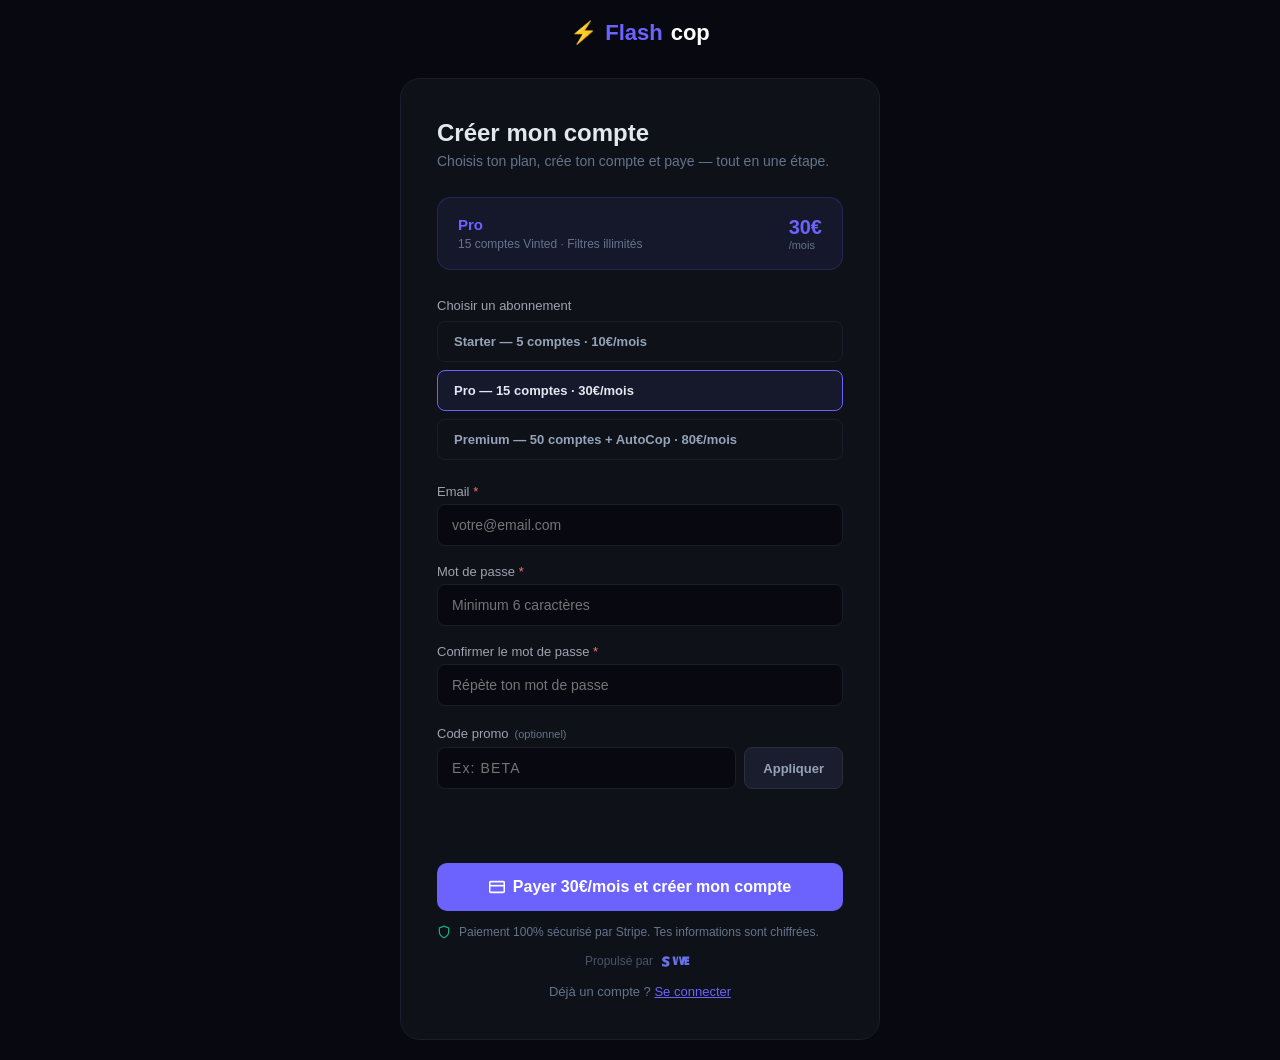
<file: frontend/inscription.html>
<!DOCTYPE html>
<html lang="fr">
<head>
  <meta charset="UTF-8"/>
  <meta name="viewport" content="width=device-width, initial-scale=1.0"/>
  <title>S'inscrire — Flashcop</title>
  <style>
    *{box-sizing:border-box;margin:0;padding:0}
    body{background:#080910;min-height:100vh;display:flex;align-items:center;justify-content:center;font-family:-apple-system,BlinkMacSystemFont,'Segoe UI',sans-serif;padding:20px}
    .container{width:100%;max-width:480px}
    .logo{display:flex;align-items:center;gap:8px;font-size:22px;font-weight:900;color:#fff;justify-content:center;margin-bottom:32px;text-decoration:none}
    .logo span{color:#6c63ff}
    .box{background:#0f1119;border:1px solid #1a1d2e;border-radius:20px;padding:40px 36px}
    h1{font-size:24px;font-weight:800;color:#e2e8f0;margin-bottom:6px}
    .sub{color:#64748b;font-size:14px;margin-bottom:28px}

    /* Plan summary */
    .plan-card{border-radius:14px;padding:18px 20px;margin-bottom:28px;display:flex;align-items:center;justify-content:space-between;gap:12px}
    .plan-card.starter{background:rgba(56,189,248,.08);border:1px solid rgba(56,189,248,.2)}
    .plan-card.pro{background:rgba(108,99,255,.08);border:1px solid rgba(108,99,255,.2)}
    .plan-card.premium{background:rgba(245,158,11,.08);border:1px solid rgba(245,158,11,.2)}
    .plan-name{font-size:15px;font-weight:700}
    .plan-name.starter{color:#38bdf8}
    .plan-name.pro{color:#6c63ff}
    .plan-name.premium{color:#f59e0b}
    .plan-features{font-size:12px;color:#64748b;margin-top:4px}
    .plan-price{font-size:20px;font-weight:900;white-space:nowrap}
    .plan-price.starter{color:#38bdf8}
    .plan-price.pro{color:#6c63ff}
    .plan-price.premium{color:#f59e0b}
    .plan-per{font-size:11px;font-weight:400;color:#64748b}

    label{display:block;color:#9ca3af;font-size:13px;margin-bottom:5px;margin-top:18px}
    input{width:100%;padding:12px 14px;background:#080910;border:1px solid #1a1d2e;border-radius:8px;color:#e2e8f0;font-size:14px;outline:none;transition:.15s}
    input:focus{border-color:#6c63ff}

    .divider{border:none;border-top:1px solid #1a1d2e;margin:24px 0}

    .secure-note{display:flex;align-items:center;gap:8px;font-size:12px;color:#64748b;margin-top:14px}
    .secure-note svg{flex-shrink:0;color:#10b981}

    .error{color:#f87171;font-size:13px;margin-top:10px;text-align:center;min-height:18px}

    .btn-pay{width:100%;margin-top:20px;padding:15px;background:#6c63ff;color:#fff;border:none;border-radius:10px;font-size:16px;font-weight:800;cursor:pointer;transition:.15s;display:flex;align-items:center;justify-content:center;gap:8px}
    .btn-pay:hover{background:#5750e3;transform:translateY(-1px)}
    .btn-pay:disabled{opacity:.5;cursor:not-allowed;transform:none}
    .btn-pay.starter{background:#38bdf8;color:#000}
    .btn-pay.starter:hover{background:#0ea5e9}
    .btn-pay.premium{background:linear-gradient(135deg,#f59e0b,#e67e22);color:#000}
    .btn-pay.premium:hover{filter:brightness(1.1)}

    .footer-link{text-align:center;margin-top:16px;font-size:13px;color:#64748b}
    .footer-link a{color:#6c63ff}

    .stripe-badge{display:flex;align-items:center;justify-content:center;gap:6px;margin-top:14px;font-size:12px;color:#475569}
    .stripe-badge svg{width:36px;height:15px}
  </style>
</head>
<body>
<div class="container">
  <a href="/" class="logo">⚡ <span>Flash</span>cop</a>
  <div class="box">
    <h1>Créer mon compte</h1>
    <p class="sub">Choisis ton plan, crée ton compte et paye — tout en une étape.</p>

    <!-- Plan summary (filled by JS) -->
    <div class="plan-card" id="plan-card">
      <div>
        <div class="plan-name" id="plan-name">—</div>
        <div class="plan-features" id="plan-features">—</div>
      </div>
      <div>
        <div class="plan-price" id="plan-price">—</div>
        <div class="plan-per">/mois</div>
      </div>
    </div>

    <!-- Plan picker (if no plan in URL) -->
    <div id="plan-picker" style="display:none;margin-bottom:24px">
      <label style="margin-top:0">Choisir un abonnement</label>
      <div style="display:grid;gap:8px;margin-top:8px">
        <button class="plan-pick-btn" data-plan="starter" onclick="selectPlan('starter')">Starter — 5 comptes · 10€/mois</button>
        <button class="plan-pick-btn" data-plan="pro" onclick="selectPlan('pro')">Pro — 15 comptes · 30€/mois</button>
        <button class="plan-pick-btn active" data-plan="premium" onclick="selectPlan('premium')">Premium — 50 comptes + AutoCop · 80€/mois</button>
      </div>
    </div>

    <label>Email <span style="color:#f87171">*</span></label>
    <input type="email" id="email" placeholder="votre@email.com" autocomplete="email"/>

    <label>Mot de passe <span style="color:#f87171">*</span></label>
    <input type="password" id="password" placeholder="Minimum 6 caractères" autocomplete="new-password"/>

    <label>Confirmer le mot de passe <span style="color:#f87171">*</span></label>
    <input type="password" id="password2" placeholder="Répète ton mot de passe"/>

    <!-- Promo code -->
    <div style="margin-top:20px">
      <label style="margin-top:0;display:flex;align-items:center;gap:6px">
        Code promo
        <span style="color:#64748b;font-weight:400;font-size:11px">(optionnel)</span>
      </label>
      <div style="display:flex;gap:8px;margin-top:6px">
        <input type="text" id="promo-input" placeholder="Ex: BETA" autocomplete="off"
          oninput="this.value=this.value.toUpperCase()"
          style="flex:1;letter-spacing:.08em"/>
        <button type="button" id="promo-btn" onclick="applyPromo()"
          style="padding:0 18px;background:#1a1d2e;border:1px solid #2a2d3e;border-radius:8px;color:#94a3b8;font-size:13px;font-weight:600;cursor:pointer;white-space:nowrap;transition:.15s;flex-shrink:0">
          Appliquer
        </button>
      </div>
      <div id="promo-result" style="margin-top:8px;font-size:13px;min-height:18px"></div>
    </div>

    <div class="error" id="err"></div>

    <button class="btn-pay" id="btn-pay" onclick="startPayment()">
      <svg width="16" height="16" viewBox="0 0 24 24" fill="none" stroke="currentColor" stroke-width="2.5"><rect x="1" y="4" width="22" height="16" rx="2"/><line x1="1" y1="10" x2="23" y2="10"/></svg>
      <span id="btn-label">Payer et créer mon compte</span>
    </button>

    <div class="secure-note" id="secure-note">
      <svg width="14" height="14" viewBox="0 0 24 24" fill="none" stroke="currentColor" stroke-width="2"><path d="M12 22s8-4 8-10V5l-8-3-8 3v7c0 6 8 10 8 10z"/></svg>
      Paiement 100% sécurisé par Stripe. Tes informations sont chiffrées.
    </div>

    <div class="stripe-badge">
      Propulsé par
      <svg viewBox="0 0 60 25" fill="none" xmlns="http://www.w3.org/2000/svg">
        <path d="M10.4 10.6c0-.8.7-1.1 1.8-1.1 1.6 0 3.6.5 5.2 1.4V6.5C15.7 5.8 13.9 5.5 12 5.5 8 5.5 5.3 7.6 5.3 11c0 5.3 7.3 4.5 7.3 6.8 0 .9-.8 1.2-2 1.2-1.7 0-3.9-.7-5.6-1.7v4.5c1.9.8 3.8 1.2 5.6 1.2 4.1 0 6.9-2 6.9-5.5-.1-5.8-7.1-4.7-7.1-6.9zM32.3 5.8l-2.8 14.4h-4.3l-2.8-14.4h4.4l1.5 9.7 1.5-9.7h2.5zM37.4 5.8H33l3 14.4h4.5l3-14.4h-4.5l-1.3 7.8-1.3-7.8zM50.4 5.8h-8v14.4h8v-3.7h-4v-2.1h3.7v-3.5H46.4V9.5h4V5.8z" fill="#6772e5"/>
      </svg>
    </div>

    <div class="footer-link">Déjà un compte ? <a href="/login.html">Se connecter</a></div>
  </div>
</div>

<style>
.plan-pick-btn{width:100%;padding:12px 16px;background:#0f1119;border:1px solid #1a1d2e;border-radius:8px;color:#94a3b8;font-size:13px;font-weight:600;cursor:pointer;text-align:left;transition:.15s}
.plan-pick-btn:hover,.plan-pick-btn.active{border-color:#6c63ff;color:#e2e8f0;background:rgba(108,99,255,.08)}
</style>

<script>
const PLANS = {
  starter: { name:'Starter', price:'10€', features:'5 comptes Vinted · Filtres illimités', color:'starter' },
  pro:     { name:'Pro',     price:'30€', features:'15 comptes Vinted · Filtres illimités', color:'pro' },
  premium: { name:'Premium', price:'80€', features:'50 comptes Vinted · AutoCop · Filtres illimités', color:'premium' },
};

let appliedPromo = null; // { code, discount_percent, plan, free, description }

let currentPlan = new URLSearchParams(window.location.search).get('plan') || '';

function selectPlan(p) {
  currentPlan = p;
  document.querySelectorAll('.plan-pick-btn').forEach(b => b.classList.toggle('active', b.dataset.plan === p));
  renderPlanCard();
}

function renderPlanCard() {
  const p = PLANS[currentPlan];
  if (!p) return;
  const card = document.getElementById('plan-card');
  card.className = 'plan-card ' + p.color;
  document.getElementById('plan-name').className = 'plan-name ' + p.color;
  document.getElementById('plan-name').textContent = p.name;
  document.getElementById('plan-features').textContent = p.features;
  document.getElementById('plan-price').className = 'plan-price ' + p.color;
  document.getElementById('plan-price').textContent = p.price;
  document.getElementById('btn-pay').className = 'btn-pay ' + p.color;
  document.getElementById('btn-label').textContent = `Payer ${p.price}/mois et créer mon compte`;
}

// Init
if (currentPlan && PLANS[currentPlan]) {
  document.getElementById('plan-picker').style.display = 'none';
  renderPlanCard();
} else {
  document.getElementById('plan-picker').style.display = 'block';
  document.getElementById('plan-card').style.display = 'none';
  currentPlan = 'pro';
  selectPlan('pro');
  document.getElementById('plan-card').style.display = 'flex';
}

// Pre-fill email from URL if present
const urlEmail = new URLSearchParams(window.location.search).get('email');
if (urlEmail) document.getElementById('email').value = urlEmail;

async function applyPromo() {
  const code = document.getElementById('promo-input').value.trim().toUpperCase();
  const resultEl = document.getElementById('promo-result');
  const btn = document.getElementById('promo-btn');
  if (!code) { resultEl.innerHTML = '<span style="color:#f87171">Saisis un code promo.</span>'; return; }

  btn.disabled = true;
  btn.textContent = '…';
  resultEl.textContent = '';

  try {
    const r = await fetch('/api/payment/apply-promo', {
      method: 'POST',
      headers: { 'Content-Type': 'application/json' },
      body: JSON.stringify({ code, plan: currentPlan || 'pro' }),
    });
    const data = await r.json();

    if (!r.ok) {
      resultEl.innerHTML = `<span style="color:#f87171">❌ ${data.detail || 'Code invalide'}</span>`;
      appliedPromo = null;
      _resetPayButton();
      return;
    }

    appliedPromo = data;

    if (data.free) {
      // 100% off — no payment needed
      resultEl.innerHTML = `<span style="color:#10b981">✅ Code <b>${data.code}</b> appliqué — accès <b>gratuit</b> ! ${data.description ? '(' + data.description + ')' : ''}</span>`;
      const btn = document.getElementById('btn-pay');
      btn.style.background = '#10b981';
      btn.style.color = '#fff';
      document.getElementById('btn-label').textContent = 'Créer mon compte gratuitement →';
      document.getElementById('secure-note').style.display = 'none';
      document.querySelector('.stripe-badge').style.display = 'none';
    } else {
      // Partial discount
      resultEl.innerHTML = `<span style="color:#10b981">✅ Code <b>${data.code}</b> — ${data.discount_percent}% de réduction (${data.final_price}€/mois)</span>`;
      document.getElementById('btn-label').textContent = `Payer ${data.final_price}€/mois et créer mon compte`;
    }
  } catch(e) {
    resultEl.innerHTML = `<span style="color:#f87171">Erreur : ${e.message}</span>`;
    appliedPromo = null;
  } finally {
    btn.disabled = false;
    btn.textContent = 'Appliquer';
  }
}

function _resetPayButton() {
  const p = PLANS[currentPlan];
  if (!p) return;
  const btn = document.getElementById('btn-pay');
  btn.style.background = '';
  btn.style.color = '';
  document.getElementById('btn-label').textContent = `Payer ${p.price}/mois et créer mon compte`;
  document.getElementById('secure-note').style.display = '';
  document.querySelector('.stripe-badge').style.display = '';
}

async function startPayment() {
  const email = document.getElementById('email').value.trim();
  const pw = document.getElementById('password').value;
  const pw2 = document.getElementById('password2').value;
  const errEl = document.getElementById('err');
  const btn = document.getElementById('btn-pay');
  errEl.textContent = '';

  if (!currentPlan || !PLANS[currentPlan]) { errEl.textContent = 'Choisis un abonnement.'; return; }
  if (!email) { errEl.textContent = 'Entre ton adresse email.'; return; }
  if (!/^[^\s@]+@[^\s@]+\.[^\s@]+$/.test(email)) { errEl.textContent = 'Adresse email invalide.'; return; }
  if (pw.length < 6) { errEl.textContent = 'Mot de passe trop court (min 6 caractères).'; return; }
  if (pw !== pw2) { errEl.textContent = 'Les mots de passe ne correspondent pas.'; return; }

  btn.disabled = true;

  // ── Promo 100% off → skip Stripe entirely ─────────────────────────────────
  if (appliedPromo && appliedPromo.free) {
    document.getElementById('btn-label').textContent = 'Création du compte…';
    try {
      const r = await fetch('/api/payment/register-with-promo', {
        method: 'POST',
        headers: { 'Content-Type': 'application/json' },
        body: JSON.stringify({ code: appliedPromo.code, email, password: pw, plan: currentPlan }),
      });
      const data = await r.json();
      if (!r.ok) { errEl.textContent = data.detail || 'Erreur inscription'; btn.disabled = false; _resetPayButton(); return; }
      localStorage.setItem('vbot_token', data.token);
      localStorage.setItem('vbot_user', JSON.stringify(data.user));
      window.location.href = '/app';
      return;
    } catch(e) {
      errEl.textContent = 'Erreur serveur : ' + e.message;
      btn.disabled = false;
      _resetPayButton();
      return;
    }
  }

  // ── Normal Stripe flow ─────────────────────────────────────────────────────
  document.getElementById('btn-label').textContent = 'Redirection vers Stripe…';
  sessionStorage.setItem('fc_signup', JSON.stringify({ email, password: pw, plan: currentPlan }));

  try {
    const r = await fetch('/api/payment/checkout', {
      method: 'POST',
      headers: { 'Content-Type': 'application/json' },
      body: JSON.stringify({ plan: currentPlan, customer_email: email }),
    });
    const data = await r.json();
    if (data.url) {
      window.location.href = data.url;
    } else {
      await _createAccountDirectly();
    }
  } catch {
    await _createAccountDirectly();
  }
}

async function _createAccountDirectly() {
  // Dev/demo mode: no Stripe, create account with free plan
  const email = document.getElementById('email').value.trim();
  const pw = document.getElementById('password').value;
  const errEl = document.getElementById('err');
  try {
    const r = await fetch('/api/auth/register', {
      method: 'POST',
      headers: { 'Content-Type': 'application/json' },
      body: JSON.stringify({ email, password: pw, license_key: '' }),
    });
    const data = await r.json();
    if (!r.ok) { errEl.textContent = data.detail || 'Erreur inscription'; return; }
    sessionStorage.removeItem('fc_signup');
    localStorage.setItem('vbot_token', data.token);
    localStorage.setItem('vbot_user', JSON.stringify(data.user));
    window.location.href = '/app';
  } catch(e) {
    errEl.textContent = 'Erreur serveur : ' + e.message;
  } finally {
    document.getElementById('btn-pay').disabled = false;
    document.getElementById('btn-label').textContent = 'Payer et créer mon compte';
  }
}

document.addEventListener('keydown', e => { if (e.key === 'Enter') startPayment(); });
</script>
</body>
</html>
</file>
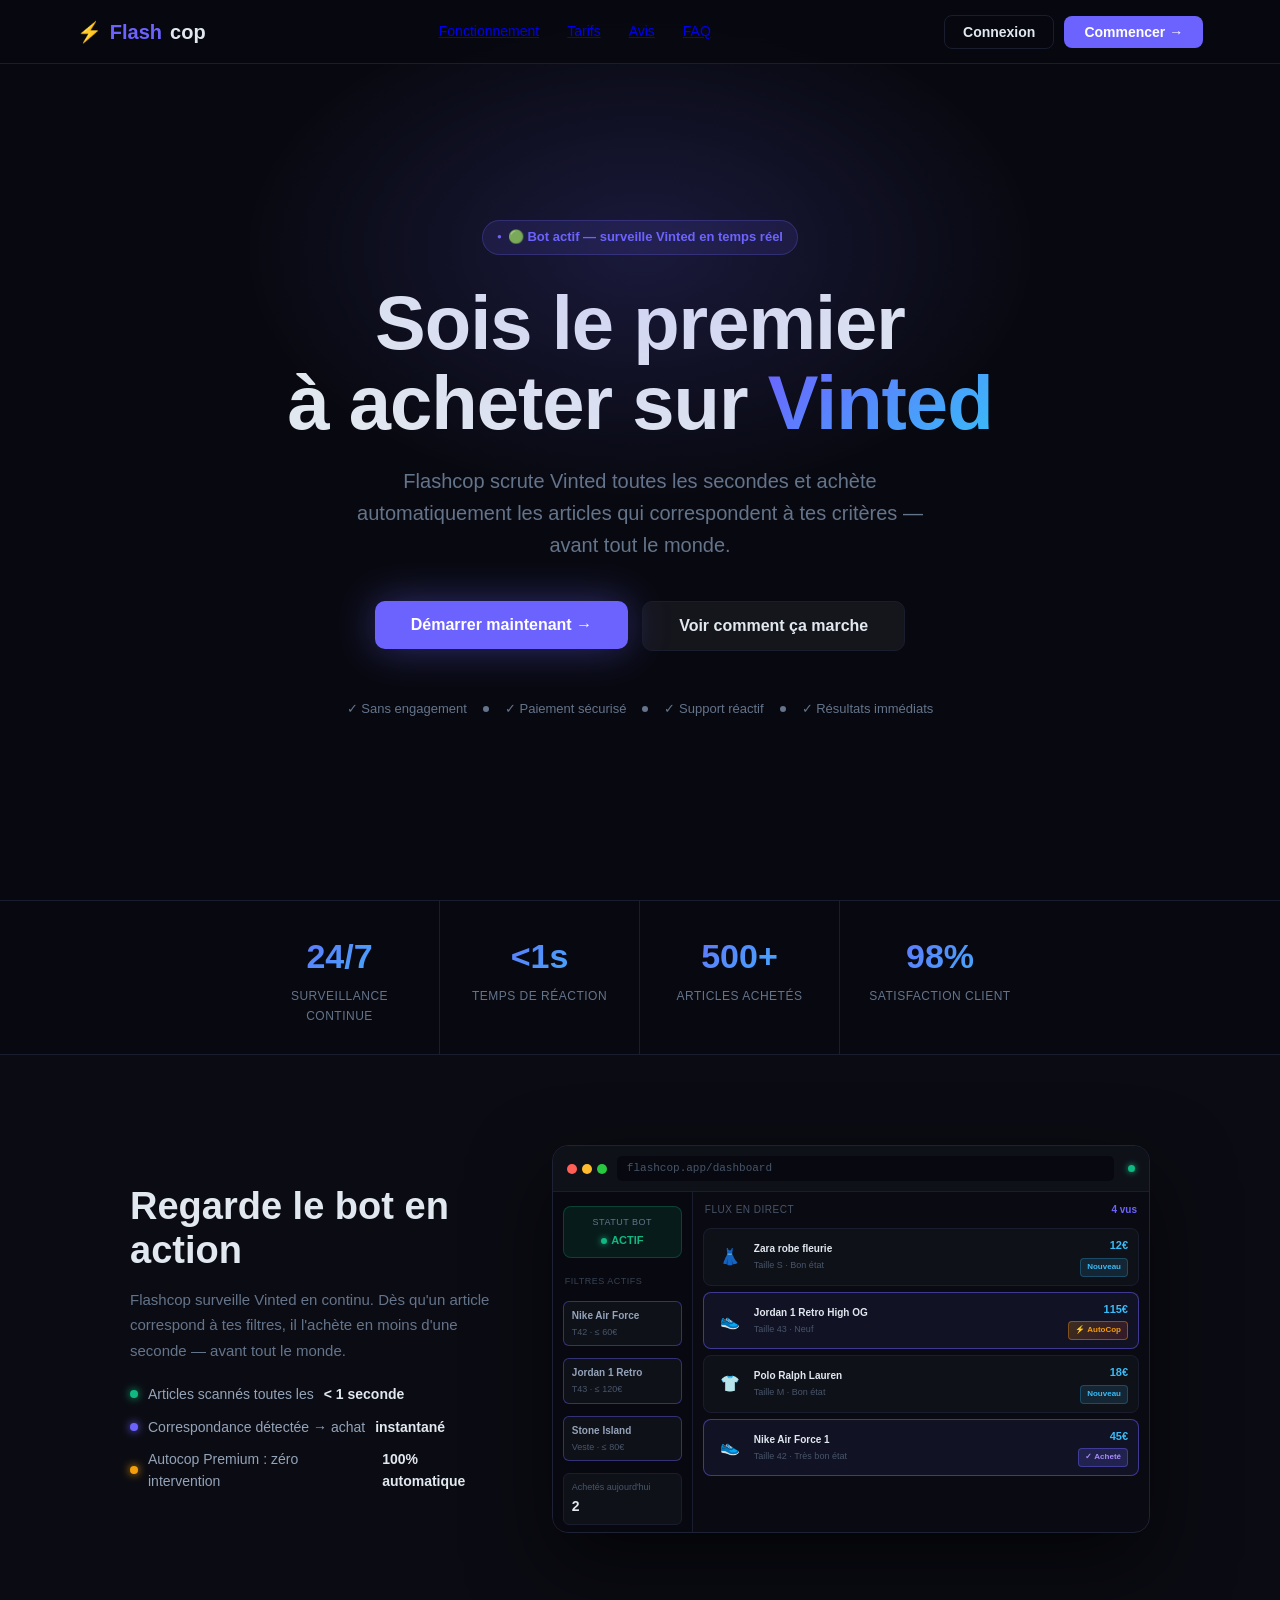
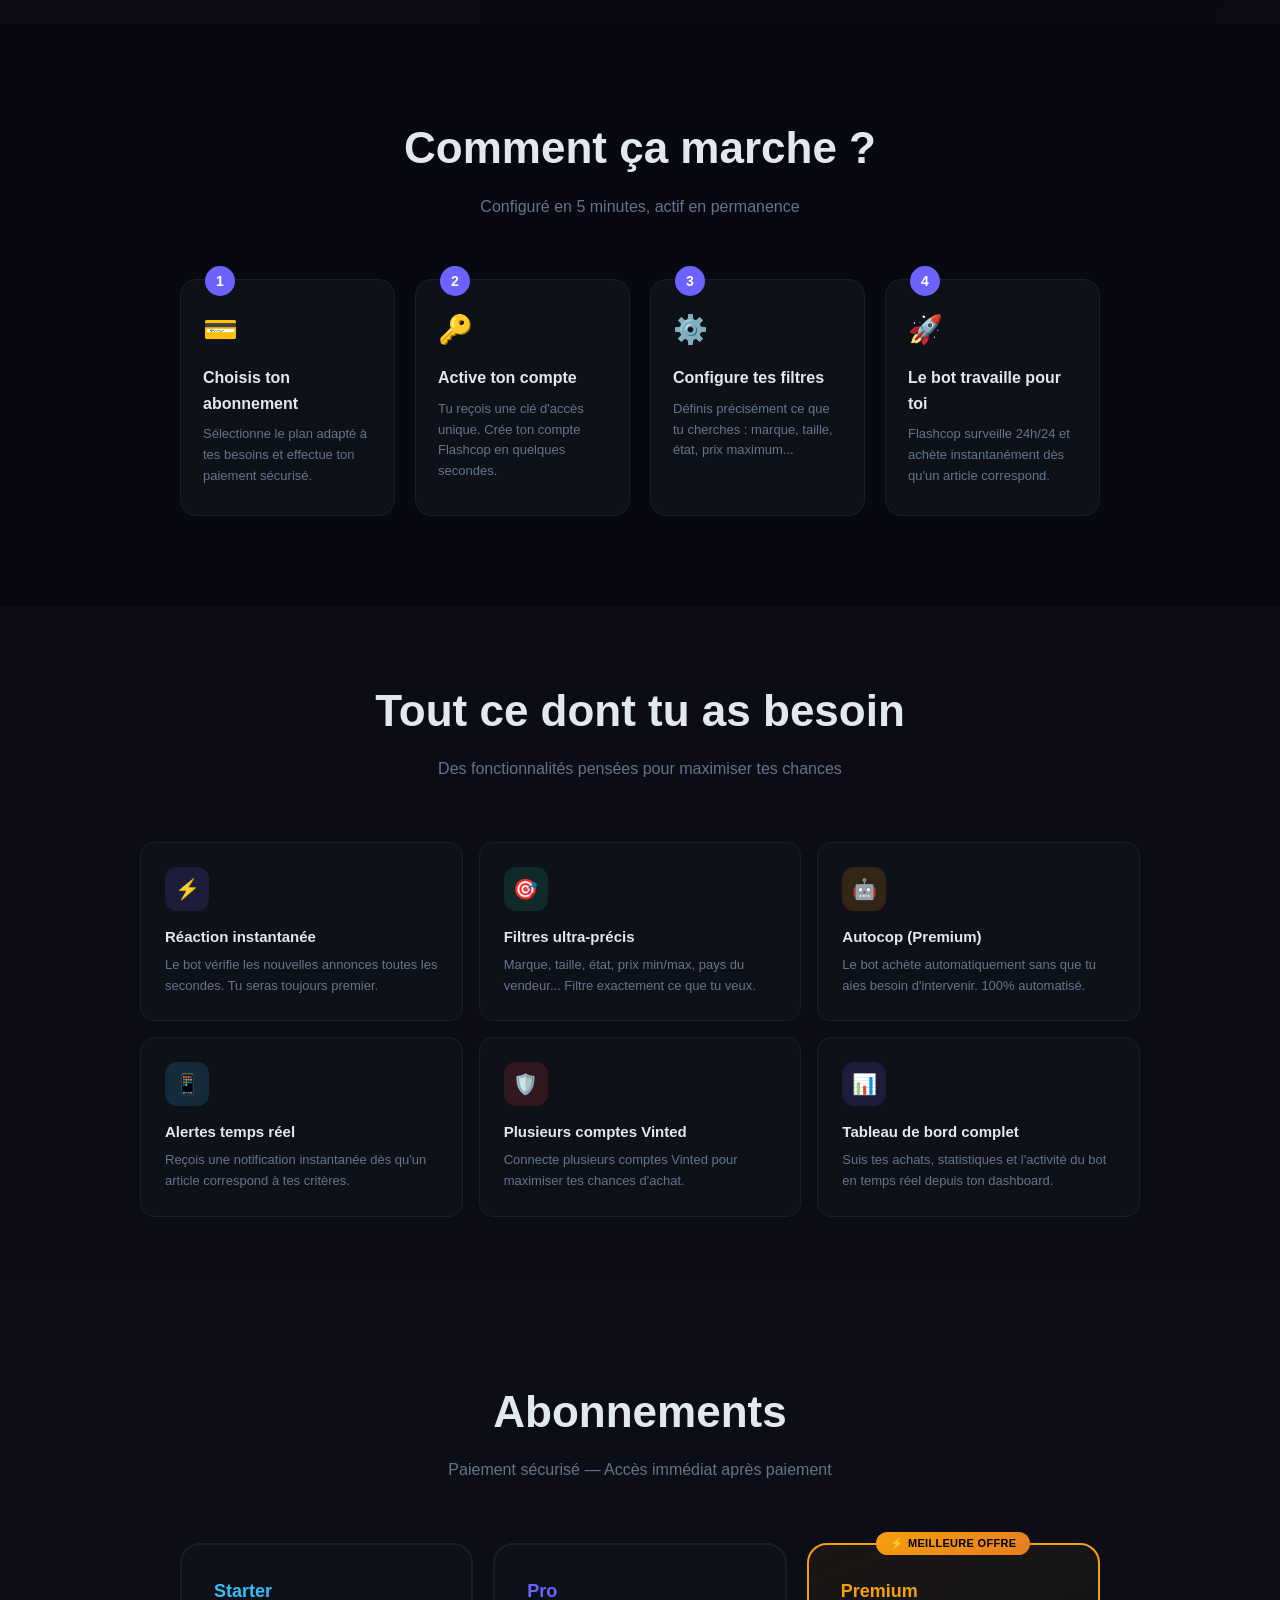
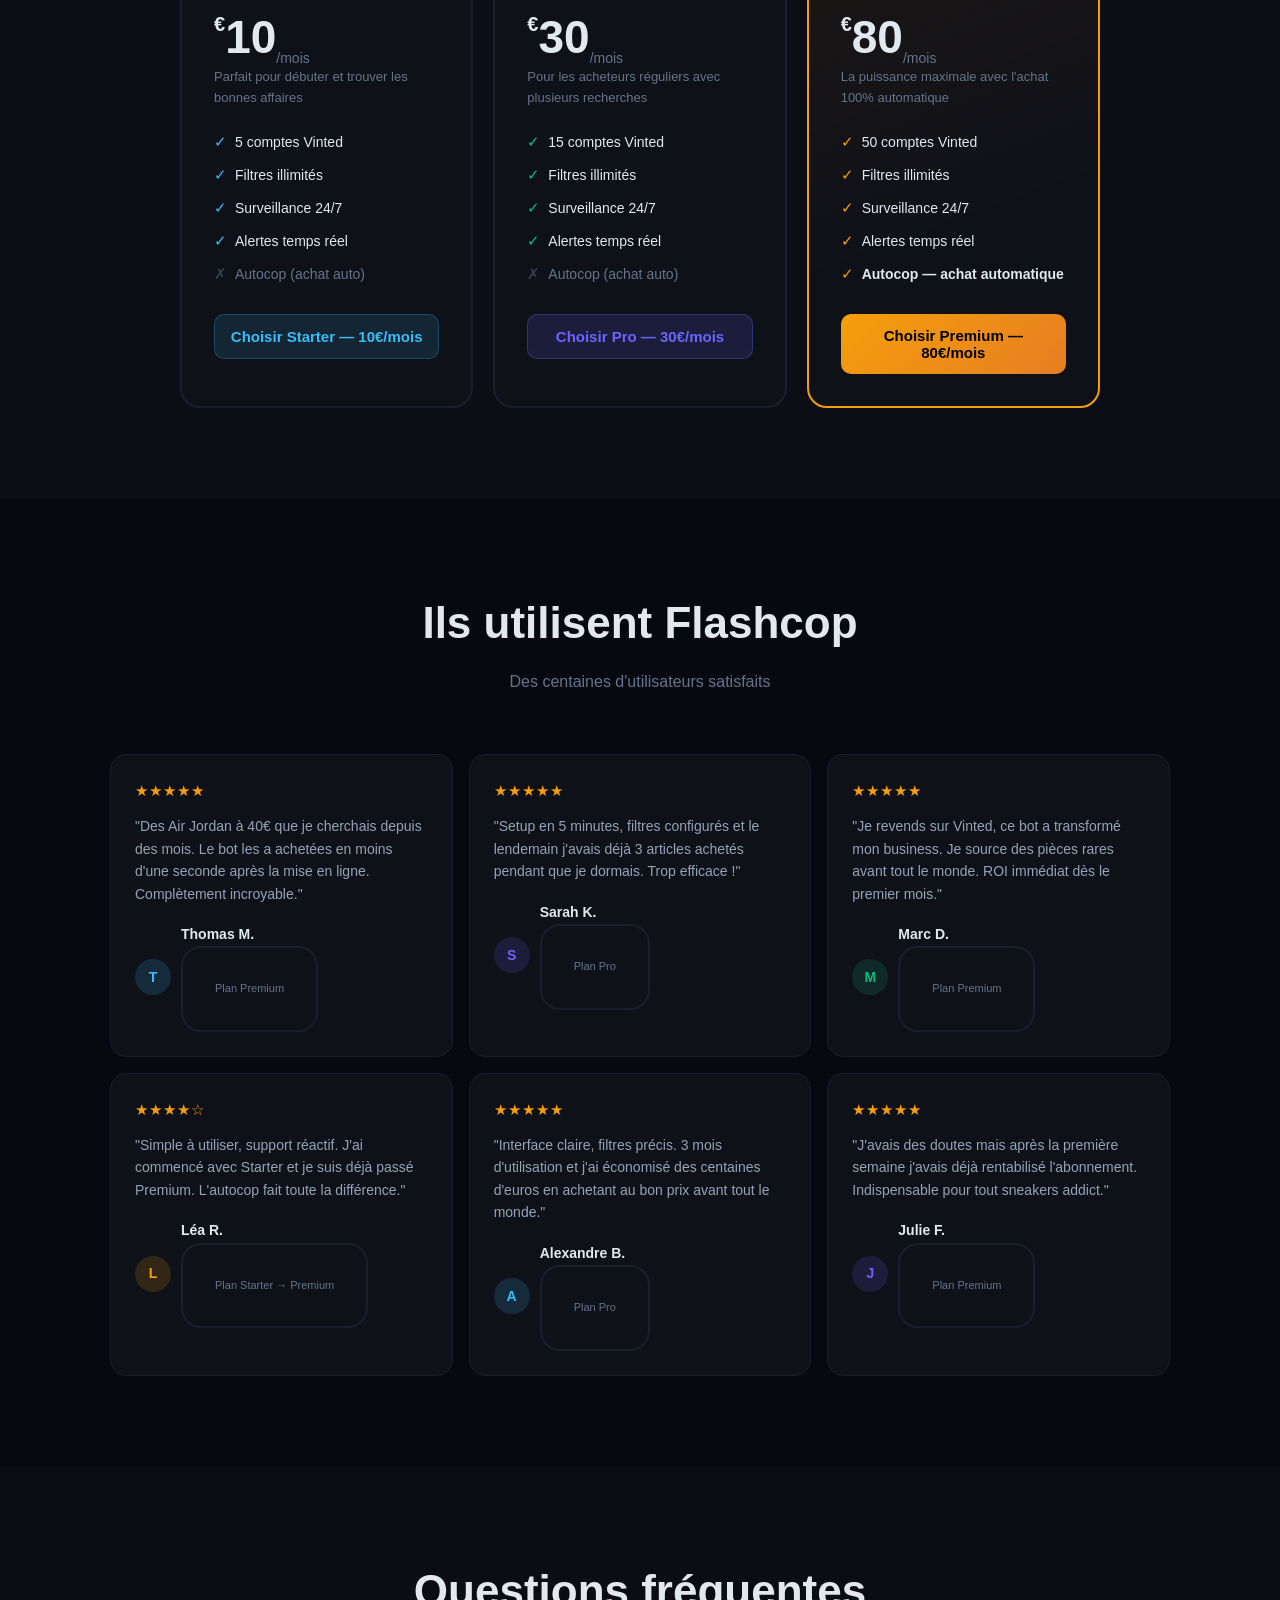
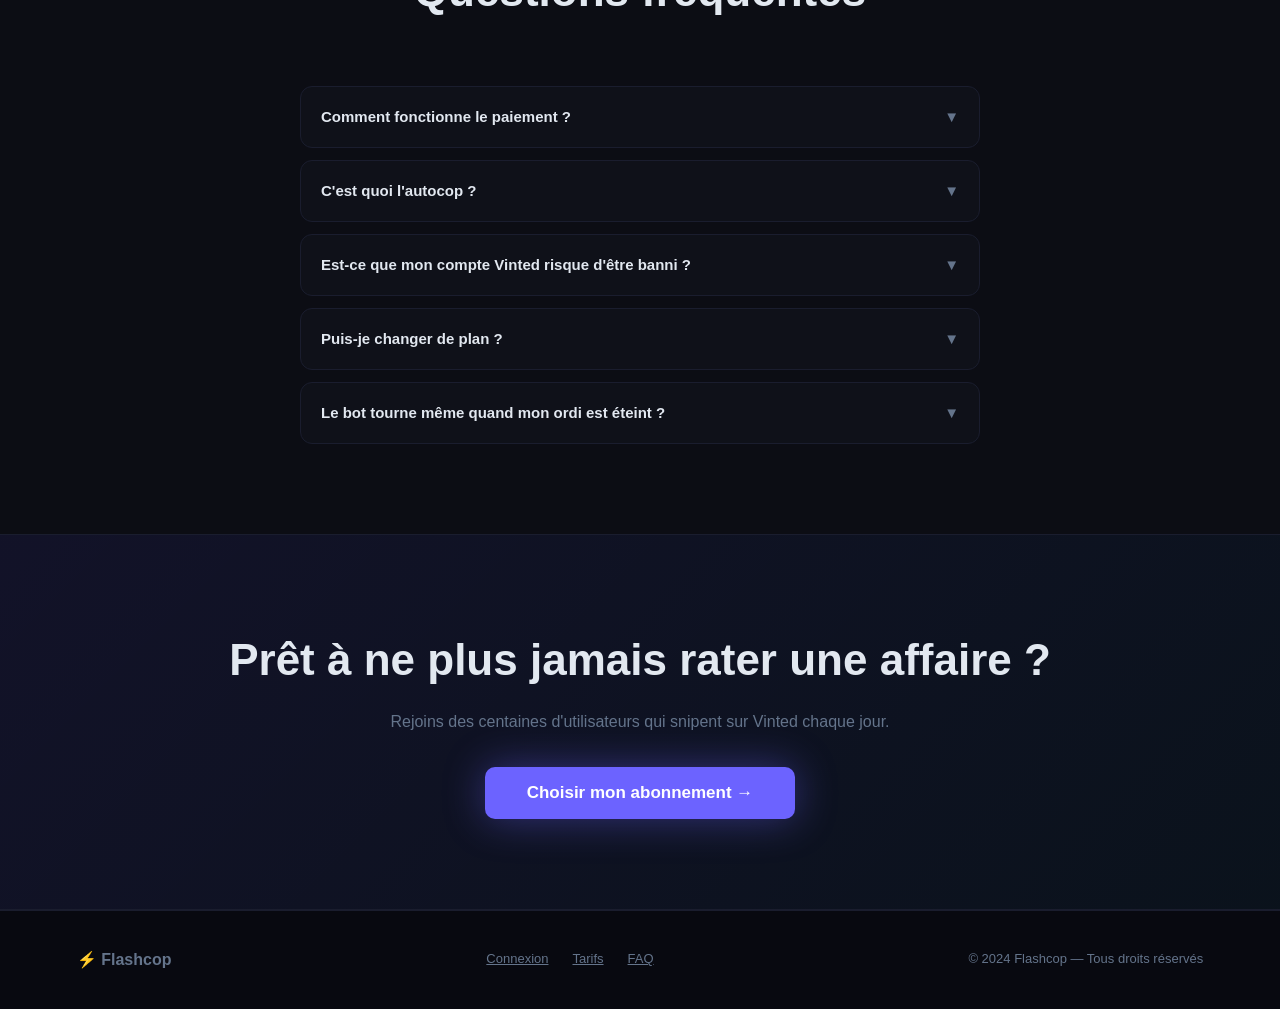
<file: frontend/landing.html>
<!DOCTYPE html>
<html lang="fr">
<head>
  <meta charset="UTF-8"/>
  <meta name="viewport" content="width=device-width, initial-scale=1.0"/>
  <title>Flashcop — Sois le premier à acheter sur Vinted</title>
  <meta name="description" content="Flashcop surveille Vinted 24h/24 et achète automatiquement les articles qui correspondent à tes critères, avant tout le monde."/>
  <style>
    *{box-sizing:border-box;margin:0;padding:0}
    :root{--p:#6c63ff;--gold:#f59e0b;--green:#10b981;--blue:#38bdf8;--bg:#080910;--card:#0f1119;--border:#1a1d2e;--text:#e2e8f0;--muted:#64748b}
    html{scroll-behavior:smooth}
    body{background:var(--bg);color:var(--text);font-family:-apple-system,BlinkMacSystemFont,'Segoe UI',Roboto,sans-serif;line-height:1.6;overflow-x:hidden}

    /* ── NAV ── */
    nav{position:fixed;top:0;left:0;right:0;z-index:99;background:rgba(8,9,16,.85);backdrop-filter:blur(16px);border-bottom:1px solid var(--border);display:flex;align-items:center;justify-content:space-between;padding:0 6%;height:64px}
    .nav-logo{font-size:20px;font-weight:900;display:flex;align-items:center;gap:8px}
    .nav-logo span{color:var(--p)}
    .nav-links{display:flex;gap:28px;font-size:14px;color:var(--muted)}
    .nav-links a:hover{color:#fff}
    .nav-right{display:flex;gap:10px;align-items:center}
    .btn-outline{padding:8px 18px;border-radius:8px;font-size:14px;font-weight:600;border:1px solid var(--border);color:var(--text);cursor:pointer;background:none;transition:.15s}
    .btn-outline:hover{border-color:var(--p);color:var(--p)}
    .btn-cta{padding:8px 20px;border-radius:8px;font-size:14px;font-weight:700;background:var(--p);color:#fff;border:none;cursor:pointer;transition:.15s}
    .btn-cta:hover{background:#5750e3;transform:translateY(-1px)}
    @media(max-width:700px){.nav-links{display:none}}

    /* ── HERO ── */
    .hero{min-height:100vh;display:flex;flex-direction:column;align-items:center;justify-content:center;text-align:center;padding:100px 6% 60px;position:relative}
    .hero::before{content:'';position:absolute;top:0;left:50%;transform:translateX(-50%);width:800px;height:500px;background:radial-gradient(ellipse,rgba(108,99,255,.18) 0%,transparent 70%);pointer-events:none}
    .badge{display:inline-flex;align-items:center;gap:6px;background:rgba(108,99,255,.12);border:1px solid rgba(108,99,255,.25);color:var(--p);padding:6px 14px;border-radius:20px;font-size:13px;font-weight:600;margin-bottom:28px}
    .badge::before{content:'●';font-size:8px;animation:pulse 2s infinite}
    @keyframes pulse{0%,100%{opacity:1}50%{opacity:.3}}
    h1{font-size:clamp(38px,6.5vw,76px);font-weight:900;line-height:1.05;margin-bottom:22px;letter-spacing:-1px}
    h1 .accent{background:linear-gradient(135deg,var(--p),var(--blue));-webkit-background-clip:text;-webkit-text-fill-color:transparent}
    .hero-sub{font-size:clamp(16px,2vw,20px);color:var(--muted);max-width:580px;margin:0 auto 40px}
    .hero-btns{display:flex;gap:14px;justify-content:center;flex-wrap:wrap}
    .btn-hero{padding:15px 36px;border-radius:10px;font-size:16px;font-weight:800;cursor:pointer;transition:.15s;border:none}
    .btn-hero.primary{background:var(--p);color:#fff;box-shadow:0 0 40px rgba(108,99,255,.4)}
    .btn-hero.primary:hover{background:#5750e3;transform:translateY(-2px);box-shadow:0 0 60px rgba(108,99,255,.5)}
    .btn-hero.secondary{background:rgba(255,255,255,.05);color:var(--text);border:1px solid var(--border)}
    .btn-hero.secondary:hover{border-color:var(--p);background:rgba(108,99,255,.08)}
    .hero-trust{margin-top:48px;display:flex;align-items:center;gap:16px;justify-content:center;flex-wrap:wrap;font-size:13px;color:var(--muted)}
    .hero-trust span{display:flex;align-items:center;gap:5px}
    .dot{width:6px;height:6px;border-radius:50%;background:var(--muted)}

    /* ── STATS ── */
    .stats-bar{display:flex;justify-content:center;gap:0;border-top:1px solid var(--border);border-bottom:1px solid var(--border)}
    .stat{flex:1;max-width:200px;text-align:center;padding:28px 20px;border-right:1px solid var(--border)}
    .stat:last-child{border-right:none}
    .stat-num{font-size:34px;font-weight:900;background:linear-gradient(135deg,var(--p),var(--blue));-webkit-background-clip:text;-webkit-text-fill-color:transparent}
    .stat-lbl{font-size:12px;color:var(--muted);margin-top:4px;text-transform:uppercase;letter-spacing:.5px}
    @media(max-width:600px){.stats-bar{flex-wrap:wrap}.stat{flex:1 1 45%}}

    /* ── HOW ── */
    section{padding:90px 6%}
    .sec-title{text-align:center;margin-bottom:60px}
    .sec-title h2{font-size:clamp(26px,4vw,44px);font-weight:800;margin-bottom:10px}
    .sec-title p{color:var(--muted);font-size:16px;max-width:500px;margin:0 auto}
    .steps{display:grid;grid-template-columns:repeat(auto-fit,minmax(200px,1fr));gap:20px;max-width:920px;margin:0 auto}
    .step{background:var(--card);border:1px solid var(--border);border-radius:16px;padding:28px 22px;position:relative;transition:.2s}
    .step:hover{border-color:var(--p);transform:translateY(-4px)}
    .step-n{position:absolute;top:-14px;left:24px;width:30px;height:30px;background:var(--p);border-radius:50%;display:flex;align-items:center;justify-content:center;font-size:14px;font-weight:900;color:#fff}
    .step h3{font-size:16px;font-weight:700;margin:12px 0 8px}
    .step p{font-size:13px;color:var(--muted)}
    .step-icon{font-size:28px;margin-bottom:4px}

    /* ── FEATURES ── */
    .features{display:grid;grid-template-columns:repeat(auto-fit,minmax(240px,1fr));gap:16px;max-width:1000px;margin:0 auto}
    .feat{background:var(--card);border:1px solid var(--border);border-radius:14px;padding:24px;transition:.2s}
    .feat:hover{border-color:var(--p)}
    .feat-icon{width:44px;height:44px;border-radius:12px;display:flex;align-items:center;justify-content:center;font-size:20px;margin-bottom:14px}
    .feat h3{font-size:15px;font-weight:700;margin-bottom:6px}
    .feat p{font-size:13px;color:var(--muted)}

    /* ── PRICING ── */
    .pricing{background:rgba(255,255,255,.02)}
    .plans{display:grid;grid-template-columns:repeat(auto-fit,minmax(260px,1fr));gap:20px;max-width:920px;margin:0 auto}
    .plan{background:var(--card);border:2px solid var(--border);border-radius:20px;padding:32px;position:relative;transition:.2s}
    .plan:hover{transform:translateY(-4px)}
    .plan.best{border-color:var(--gold);background:linear-gradient(160deg,rgba(245,158,11,.06) 0%,var(--card) 60%)}
    .plan-top-badge{position:absolute;top:-13px;left:50%;transform:translateX(-50%);background:linear-gradient(135deg,var(--gold),#e67e22);color:#000;font-size:11px;font-weight:800;padding:3px 14px;border-radius:20px;white-space:nowrap;letter-spacing:.3px}
    .plan-name{font-size:18px;font-weight:800;margin-bottom:6px}
    .plan-price{font-size:46px;font-weight:900;margin:8px 0 2px;line-height:1}
    .plan-price sup{font-size:20px;vertical-align:top;margin-top:10px;font-weight:700}
    .plan-price sub{font-size:14px;font-weight:400;color:var(--muted)}
    .plan-desc{font-size:13px;color:var(--muted);margin-bottom:22px;min-height:36px}
    .plan-feats{list-style:none;padding:0;margin:0 0 28px;display:flex;flex-direction:column;gap:9px;font-size:14px}
    .plan-feats li{display:flex;align-items:center;gap:8px}
    .plan-feats .y{color:var(--text)}
    .plan-feats .n{color:var(--muted)}
    .plan-feats .ck{font-size:15px}
    .plan-feats .ck.g{color:var(--green)}
    .plan-feats .ck.b{color:var(--blue)}
    .plan-feats .ck.gold{color:var(--gold)}
    .plan-feats .ck.x{color:#374151}
    .plan-btn{width:100%;padding:13px;border-radius:10px;font-size:15px;font-weight:700;border:none;cursor:pointer;transition:.15s}
    .plan-btn:hover{opacity:.85;transform:translateY(-1px)}
    .plan-btn.s{background:rgba(56,189,248,.12);color:var(--blue);border:1px solid rgba(56,189,248,.25)}
    .plan-btn.p{background:rgba(108,99,255,.15);color:var(--p);border:1px solid rgba(108,99,255,.3)}
    .plan-btn.pr{background:linear-gradient(135deg,var(--gold),#e67e22);color:#000;font-weight:800}

    /* ── REVIEWS ── */
    .reviews{display:grid;grid-template-columns:repeat(auto-fit,minmax(280px,1fr));gap:16px;max-width:1060px;margin:0 auto}
    .review{background:var(--card);border:1px solid var(--border);border-radius:16px;padding:24px;transition:.2s}
    .review:hover{border-color:rgba(108,99,255,.3)}
    .stars{color:var(--gold);font-size:15px;letter-spacing:1px;margin-bottom:12px}
    .review-text{font-size:14px;color:#94a3b8;margin-bottom:18px;line-height:1.6}
    .author{display:flex;align-items:center;gap:10px}
    .avatar{width:36px;height:36px;border-radius:50%;display:flex;align-items:center;justify-content:center;font-weight:800;font-size:14px;flex-shrink:0}
    .author-info .name{font-size:14px;font-weight:700}
    .author-info .plan{font-size:11px;color:var(--muted);margin-top:1px}

    /* ── FAQ ── */
    .faq-list{max-width:680px;margin:0 auto;display:flex;flex-direction:column;gap:12px}
    .faq-item{background:var(--card);border:1px solid var(--border);border-radius:12px;overflow:hidden}
    .faq-q{padding:18px 20px;font-size:15px;font-weight:600;cursor:pointer;display:flex;justify-content:space-between;align-items:center;user-select:none}
    .faq-q:hover{color:var(--p)}
    .faq-q .arr{transition:.2s;color:var(--muted)}
    .faq-item.open .arr{transform:rotate(180deg);color:var(--p)}
    .faq-a{display:none;padding:0 20px 18px;font-size:14px;color:var(--muted);line-height:1.7}
    .faq-item.open .faq-a{display:block}

    /* ── DEMO ── */
    .demo-section{padding:90px 6%;background:rgba(255,255,255,.01)}
    .demo-wrap{max-width:1020px;margin:0 auto;display:grid;grid-template-columns:1fr 1.6fr;gap:48px;align-items:center}
    @media(max-width:820px){.demo-wrap{grid-template-columns:1fr}}
    .demo-text h2{font-size:clamp(24px,3.5vw,38px);font-weight:900;margin-bottom:14px;line-height:1.15}
    .demo-text p{color:var(--muted);font-size:15px;line-height:1.7;margin-bottom:20px}
    .demo-stat-row{display:flex;flex-direction:column;gap:10px}
    .demo-stat-item{display:flex;align-items:center;gap:10px;font-size:14px;color:#94a3b8}
    .demo-stat-item .dot-green{width:8px;height:8px;border-radius:50%;background:#10b981;flex-shrink:0;box-shadow:0 0 8px #10b981}
    .demo-stat-item .dot-purple{width:8px;height:8px;border-radius:50%;background:#6c63ff;flex-shrink:0;box-shadow:0 0 8px #6c63ff}
    .demo-stat-item .dot-gold{width:8px;height:8px;border-radius:50%;background:#f59e0b;flex-shrink:0;box-shadow:0 0 8px #f59e0b}

    /* Browser mock */
    .browser-mock{background:#0a0b12;border:1px solid #1e2235;border-radius:16px;overflow:hidden;box-shadow:0 32px 80px rgba(0,0,0,.6);position:relative}
    .browser-bar{background:#0f1119;border-bottom:1px solid #1a1d2e;padding:10px 14px;display:flex;align-items:center;gap:10px}
    .browser-dots{display:flex;gap:5px}
    .browser-dots span{width:10px;height:10px;border-radius:50%}
    .bd-r{background:#ff5f57}.bd-y{background:#febc2e}.bd-g{background:#28c840}
    .browser-url{flex:1;background:#080910;border-radius:5px;padding:4px 10px;font-size:11px;color:#475569;font-family:monospace}
    .browser-live-dot{width:7px;height:7px;border-radius:50%;background:#10b981;box-shadow:0 0 6px #10b981;animation:blink 1.5s ease-in-out infinite;margin-left:4px}
    @keyframes blink{0%,100%{opacity:1}50%{opacity:.3}}

    /* Dashboard inside */
    .dash-inner{display:grid;grid-template-columns:140px 1fr;height:340px}
    .dash-sidebar{background:#080910;border-right:1px solid #1a1d2e;padding:14px 10px;display:flex;flex-direction:column;gap:12px}
    .dash-bot-status{background:rgba(16,185,129,.1);border:1px solid rgba(16,185,129,.25);border-radius:8px;padding:8px 10px;text-align:center}
    .dash-bot-label{font-size:9px;color:#64748b;text-transform:uppercase;letter-spacing:.5px}
    .dash-bot-val{font-size:11px;font-weight:800;color:#10b981;margin-top:2px;display:flex;align-items:center;justify-content:center;gap:4px}
    .dash-section-title{font-size:9px;color:#374151;text-transform:uppercase;letter-spacing:.5px;padding:0 2px;margin-top:4px}
    .dash-filter{background:#0f1119;border:1px solid #1a1d2e;border-radius:6px;padding:6px 8px}
    .dash-filter-name{font-size:10px;font-weight:700;color:#94a3b8}
    .dash-filter-detail{font-size:9px;color:#475569;margin-top:1px}
    .dash-filter.active-filter{border-color:rgba(108,99,255,.4)}
    .dash-counter{background:#0f1119;border:1px solid #1a1d2e;border-radius:6px;padding:6px 8px;margin-top:auto}
    .dash-counter-label{font-size:9px;color:#475569}
    .dash-counter-val{font-size:14px;font-weight:900;color:#e2e8f0;margin-top:1px}

    .dash-feed{overflow:hidden;padding:10px 10px 0;display:flex;flex-direction:column;gap:6px;position:relative}
    .dash-feed-header{display:flex;align-items:center;justify-content:space-between;margin-bottom:4px;padding:0 2px}
    .dash-feed-title{font-size:10px;color:#475569;text-transform:uppercase;letter-spacing:.5px}
    .dash-feed-count{font-size:10px;color:#6c63ff;font-weight:700}

    .feed-item{background:#0f1119;border:1px solid #1a1d2e;border-radius:8px;padding:8px 10px;display:flex;align-items:center;gap-8:0;gap:8px;transition:.3s;animation:slideIn .3s ease-out}
    @keyframes slideIn{from{opacity:0;transform:translateY(-8px)}to{opacity:1;transform:translateY(0)}}
    .feed-item.matched{border-color:rgba(16,185,129,.5);background:rgba(16,185,129,.06);animation:matchPop .4s ease-out}
    @keyframes matchPop{0%{transform:scale(1.02);border-color:rgba(16,185,129,.8);box-shadow:0 0 20px rgba(16,185,129,.3)}100%{transform:scale(1);border-color:rgba(16,185,129,.5)}}
    .feed-item.bought{border-color:rgba(108,99,255,.5);background:rgba(108,99,255,.08)}
    .feed-img{width:32px;height:32px;border-radius:6px;flex-shrink:0;display:flex;align-items:center;justify-content:center;font-size:16px}
    .feed-info{flex:1;min-width:0}
    .feed-name{font-size:10px;font-weight:700;color:#e2e8f0;white-space:nowrap;overflow:hidden;text-overflow:ellipsis}
    .feed-meta{font-size:9px;color:#475569;margin-top:1px}
    .feed-price{font-size:11px;font-weight:800;color:#38bdf8;white-space:nowrap}
    .feed-badge{font-size:8px;font-weight:800;padding:2px 6px;border-radius:4px;white-space:nowrap;flex-shrink:0}
    .feed-badge.new-badge{background:rgba(56,189,248,.12);color:#38bdf8;border:1px solid rgba(56,189,248,.25)}
    .feed-badge.match-badge{background:rgba(16,185,129,.15);color:#10b981;border:1px solid rgba(16,185,129,.3)}
    .feed-badge.buy-badge{background:rgba(108,99,255,.2);color:#a78bfa;border:1px solid rgba(108,99,255,.4);animation:badgePulse .6s ease-out}
    @keyframes badgePulse{0%{transform:scale(1.2)}100%{transform:scale(1)}}
    .feed-badge.auto-badge{background:linear-gradient(135deg,rgba(245,158,11,.2),rgba(239,68,68,.15));color:#f59e0b;border:1px solid rgba(245,158,11,.4)}

    /* ── CTA ── */
    .cta-section{text-align:center;background:linear-gradient(135deg,rgba(108,99,255,.1) 0%,rgba(56,189,248,.05) 100%);border-top:1px solid var(--border);border-bottom:1px solid var(--border)}
    .cta-section h2{font-size:clamp(26px,4vw,44px);font-weight:900;margin-bottom:14px}
    .cta-section p{color:var(--muted);margin-bottom:32px;font-size:16px}

    /* ── FOOTER ── */
    footer{padding:36px 6%;border-top:1px solid var(--border);display:flex;justify-content:space-between;align-items:center;flex-wrap:wrap;gap:16px;font-size:13px;color:var(--muted)}
    footer a{color:var(--muted)}
    footer a:hover{color:var(--text)}
  </style>
</head>
<body>

<nav>
  <div class="nav-logo">⚡ <span>Flash</span>cop</div>
  <div class="nav-links">
    <a href="#fonctionnement">Fonctionnement</a>
    <a href="#tarifs">Tarifs</a>
    <a href="#avis">Avis</a>
    <a href="#faq">FAQ</a>
  </div>
  <div class="nav-right">
    <a href="/login.html"><button class="btn-outline">Connexion</button></a>
    <a href="#tarifs"><button class="btn-cta">Commencer →</button></a>
  </div>
</nav>

<!-- HERO -->
<div class="hero">
  <div class="badge">🟢 Bot actif — surveille Vinted en temps réel</div>
  <h1>Sois le premier<br>à acheter sur <span class="accent">Vinted</span></h1>
  <p class="hero-sub">Flashcop scrute Vinted toutes les secondes et achète automatiquement les articles qui correspondent à tes critères — avant tout le monde.</p>
  <div class="hero-btns">
    <a href="#tarifs"><button class="btn-hero primary">Démarrer maintenant →</button></a>
    <a href="#fonctionnement"><button class="btn-hero secondary">Voir comment ça marche</button></a>
  </div>
  <div class="hero-trust">
    <span>✓ Sans engagement</span>
    <div class="dot"></div>
    <span>✓ Paiement sécurisé</span>
    <div class="dot"></div>
    <span>✓ Support réactif</span>
    <div class="dot"></div>
    <span>✓ Résultats immédiats</span>
  </div>
</div>

<!-- STATS -->
<div class="stats-bar">
  <div class="stat"><div class="stat-num">24/7</div><div class="stat-lbl">Surveillance continue</div></div>
  <div class="stat"><div class="stat-num">&lt;1s</div><div class="stat-lbl">Temps de réaction</div></div>
  <div class="stat"><div class="stat-num">500+</div><div class="stat-lbl">Articles achetés</div></div>
  <div class="stat"><div class="stat-num">98%</div><div class="stat-lbl">Satisfaction client</div></div>
</div>

<!-- DEMO SECTION -->
<section class="demo-section" id="demo">
  <div class="demo-wrap">
    <!-- Left: pitch text -->
    <div class="demo-text">
      <h2>Regarde le bot en action</h2>
      <p>Flashcop surveille Vinted en continu. Dès qu'un article correspond à tes filtres, il l'achète en moins d'une seconde — avant tout le monde.</p>
      <div class="demo-stat-row">
        <div class="demo-stat-item"><div class="dot-green"></div> Articles scannés toutes les <strong style="color:#e2e8f0">&lt; 1 seconde</strong></div>
        <div class="demo-stat-item"><div class="dot-purple"></div> Correspondance détectée → achat <strong style="color:#e2e8f0">instantané</strong></div>
        <div class="demo-stat-item"><div class="dot-gold"></div> Autocop Premium : zéro intervention <strong style="color:#e2e8f0">100% automatique</strong></div>
      </div>
    </div>

    <!-- Right: animated browser mock -->
    <div class="browser-mock">
      <div class="browser-bar">
        <div class="browser-dots"><span class="bd-r"></span><span class="bd-y"></span><span class="bd-g"></span></div>
        <div class="browser-url">flashcop.app/dashboard</div>
        <div class="browser-live-dot"></div>
      </div>
      <div class="dash-inner">

        <!-- Sidebar -->
        <div class="dash-sidebar">
          <div class="dash-bot-status">
            <div class="dash-bot-label">Statut bot</div>
            <div class="dash-bot-val"><span style="width:6px;height:6px;border-radius:50%;background:#10b981;box-shadow:0 0 6px #10b981;display:inline-block;animation:blink 1.5s infinite"></span> ACTIF</div>
          </div>
          <div class="dash-section-title">Filtres actifs</div>
          <div class="dash-filter active-filter">
            <div class="dash-filter-name">Nike Air Force</div>
            <div class="dash-filter-detail">T42 · ≤ 60€</div>
          </div>
          <div class="dash-filter active-filter">
            <div class="dash-filter-name">Jordan 1 Retro</div>
            <div class="dash-filter-detail">T43 · ≤ 120€</div>
          </div>
          <div class="dash-filter active-filter">
            <div class="dash-filter-name">Stone Island</div>
            <div class="dash-filter-detail">Veste · ≤ 80€</div>
          </div>
          <div class="dash-counter">
            <div class="dash-counter-label">Achetés aujourd'hui</div>
            <div class="dash-counter-val" id="demo-bought-count">0</div>
          </div>
        </div>

        <!-- Feed -->
        <div class="dash-feed" id="demo-feed">
          <div class="dash-feed-header">
            <span class="dash-feed-title">Flux en direct</span>
            <span class="dash-feed-count" id="demo-seen-count">0 vus</span>
          </div>
          <!-- Items injected by JS -->
        </div>

      </div>
    </div>
  </div>
</section>

<!-- HOW IT WORKS -->
<section id="fonctionnement">
  <div class="sec-title">
    <h2>Comment ça marche ?</h2>
    <p>Configuré en 5 minutes, actif en permanence</p>
  </div>
  <div class="steps">
    <div class="step">
      <div class="step-n">1</div>
      <div class="step-icon">💳</div>
      <h3>Choisis ton abonnement</h3>
      <p>Sélectionne le plan adapté à tes besoins et effectue ton paiement sécurisé.</p>
    </div>
    <div class="step">
      <div class="step-n">2</div>
      <div class="step-icon">🔑</div>
      <h3>Active ton compte</h3>
      <p>Tu reçois une clé d'accès unique. Crée ton compte Flashcop en quelques secondes.</p>
    </div>
    <div class="step">
      <div class="step-n">3</div>
      <div class="step-icon">⚙️</div>
      <h3>Configure tes filtres</h3>
      <p>Définis précisément ce que tu cherches : marque, taille, état, prix maximum...</p>
    </div>
    <div class="step">
      <div class="step-n">4</div>
      <div class="step-icon">🚀</div>
      <h3>Le bot travaille pour toi</h3>
      <p>Flashcop surveille 24h/24 et achète instantanément dès qu'un article correspond.</p>
    </div>
  </div>
</section>

<!-- FEATURES -->
<section style="background:rgba(255,255,255,.015);padding-top:70px;padding-bottom:70px">
  <div class="sec-title">
    <h2>Tout ce dont tu as besoin</h2>
    <p>Des fonctionnalités pensées pour maximiser tes chances</p>
  </div>
  <div class="features">
    <div class="feat">
      <div class="feat-icon" style="background:rgba(108,99,255,.15)">⚡</div>
      <h3>Réaction instantanée</h3>
      <p>Le bot vérifie les nouvelles annonces toutes les secondes. Tu seras toujours premier.</p>
    </div>
    <div class="feat">
      <div class="feat-icon" style="background:rgba(16,185,129,.15)">🎯</div>
      <h3>Filtres ultra-précis</h3>
      <p>Marque, taille, état, prix min/max, pays du vendeur... Filtre exactement ce que tu veux.</p>
    </div>
    <div class="feat">
      <div class="feat-icon" style="background:rgba(245,158,11,.15)">🤖</div>
      <h3>Autocop (Premium)</h3>
      <p>Le bot achète automatiquement sans que tu aies besoin d'intervenir. 100% automatisé.</p>
    </div>
    <div class="feat">
      <div class="feat-icon" style="background:rgba(56,189,248,.15)">📱</div>
      <h3>Alertes temps réel</h3>
      <p>Reçois une notification instantanée dès qu'un article correspond à tes critères.</p>
    </div>
    <div class="feat">
      <div class="feat-icon" style="background:rgba(239,68,68,.15)">🛡️</div>
      <h3>Plusieurs comptes Vinted</h3>
      <p>Connecte plusieurs comptes Vinted pour maximiser tes chances d'achat.</p>
    </div>
    <div class="feat">
      <div class="feat-icon" style="background:rgba(108,99,255,.15)">📊</div>
      <h3>Tableau de bord complet</h3>
      <p>Suis tes achats, statistiques et l'activité du bot en temps réel depuis ton dashboard.</p>
    </div>
  </div>
</section>

<!-- PRICING -->
<section id="tarifs" class="pricing">
  <div class="sec-title">
    <h2>Abonnements</h2>
    <p>Paiement sécurisé — Accès immédiat après paiement</p>
  </div>
  <div class="plans">

    <div class="plan">
      <div class="plan-name" style="color:var(--blue)">Starter</div>
      <div class="plan-price"><sup>€</sup>10<sub>/mois</sub></div>
      <p class="plan-desc">Parfait pour débuter et trouver les bonnes affaires</p>
      <ul class="plan-feats">
        <li class="y"><span class="ck b">✓</span> 5 comptes Vinted</li>
        <li class="y"><span class="ck b">✓</span> Filtres illimités</li>
        <li class="y"><span class="ck b">✓</span> Surveillance 24/7</li>
        <li class="y"><span class="ck b">✓</span> Alertes temps réel</li>
        <li class="n"><span class="ck x">✗</span> Autocop (achat auto)</li>
      </ul>
      <button class="plan-btn s" onclick="pay('starter')">Choisir Starter — 10€/mois</button>
    </div>

    <div class="plan">
      <div class="plan-name" style="color:var(--p)">Pro</div>
      <div class="plan-price"><sup>€</sup>30<sub>/mois</sub></div>
      <p class="plan-desc">Pour les acheteurs réguliers avec plusieurs recherches</p>
      <ul class="plan-feats">
        <li class="y"><span class="ck g">✓</span> 15 comptes Vinted</li>
        <li class="y"><span class="ck g">✓</span> Filtres illimités</li>
        <li class="y"><span class="ck g">✓</span> Surveillance 24/7</li>
        <li class="y"><span class="ck g">✓</span> Alertes temps réel</li>
        <li class="n"><span class="ck x">✗</span> Autocop (achat auto)</li>
      </ul>
      <button class="plan-btn p" onclick="pay('pro')">Choisir Pro — 30€/mois</button>
    </div>

    <div class="plan best">
      <div class="plan-top-badge">⚡ MEILLEURE OFFRE</div>
      <div class="plan-name" style="color:var(--gold)">Premium</div>
      <div class="plan-price"><sup>€</sup>80<sub>/mois</sub></div>
      <p class="plan-desc">La puissance maximale avec l'achat 100% automatique</p>
      <ul class="plan-feats">
        <li class="y"><span class="ck gold">✓</span> 50 comptes Vinted</li>
        <li class="y"><span class="ck gold">✓</span> Filtres illimités</li>
        <li class="y"><span class="ck gold">✓</span> Surveillance 24/7</li>
        <li class="y"><span class="ck gold">✓</span> Alertes temps réel</li>
        <li class="y"><span class="ck gold">✓</span> <strong>Autocop — achat automatique</strong></li>
      </ul>
      <button class="plan-btn pr" onclick="pay('premium')">Choisir Premium — 80€/mois</button>
    </div>

  </div>
</section>

<!-- REVIEWS -->
<section id="avis">
  <div class="sec-title">
    <h2>Ils utilisent Flashcop</h2>
    <p>Des centaines d'utilisateurs satisfaits</p>
  </div>
  <div class="reviews">
    <div class="review">
      <div class="stars">★★★★★</div>
      <p class="review-text">"Des Air Jordan à 40€ que je cherchais depuis des mois. Le bot les a achetées en moins d'une seconde après la mise en ligne. Complètement incroyable."</p>
      <div class="author">
        <div class="avatar" style="background:rgba(56,189,248,.15);color:var(--blue)">T</div>
        <div class="author-info"><div class="name">Thomas M.</div><div class="plan">Plan Premium</div></div>
      </div>
    </div>
    <div class="review">
      <div class="stars">★★★★★</div>
      <p class="review-text">"Setup en 5 minutes, filtres configurés et le lendemain j'avais déjà 3 articles achetés pendant que je dormais. Trop efficace !"</p>
      <div class="author">
        <div class="avatar" style="background:rgba(108,99,255,.15);color:var(--p)">S</div>
        <div class="author-info"><div class="name">Sarah K.</div><div class="plan">Plan Pro</div></div>
      </div>
    </div>
    <div class="review">
      <div class="stars">★★★★★</div>
      <p class="review-text">"Je revends sur Vinted, ce bot a transformé mon business. Je source des pièces rares avant tout le monde. ROI immédiat dès le premier mois."</p>
      <div class="author">
        <div class="avatar" style="background:rgba(16,185,129,.15);color:var(--green)">M</div>
        <div class="author-info"><div class="name">Marc D.</div><div class="plan">Plan Premium</div></div>
      </div>
    </div>
    <div class="review">
      <div class="stars">★★★★☆</div>
      <p class="review-text">"Simple à utiliser, support réactif. J'ai commencé avec Starter et je suis déjà passé Premium. L'autocop fait toute la différence."</p>
      <div class="author">
        <div class="avatar" style="background:rgba(245,158,11,.15);color:var(--gold)">L</div>
        <div class="author-info"><div class="name">Léa R.</div><div class="plan">Plan Starter → Premium</div></div>
      </div>
    </div>
    <div class="review">
      <div class="stars">★★★★★</div>
      <p class="review-text">"Interface claire, filtres précis. 3 mois d'utilisation et j'ai économisé des centaines d'euros en achetant au bon prix avant tout le monde."</p>
      <div class="author">
        <div class="avatar" style="background:rgba(56,189,248,.15);color:var(--blue)">A</div>
        <div class="author-info"><div class="name">Alexandre B.</div><div class="plan">Plan Pro</div></div>
      </div>
    </div>
    <div class="review">
      <div class="stars">★★★★★</div>
      <p class="review-text">"J'avais des doutes mais après la première semaine j'avais déjà rentabilisé l'abonnement. Indispensable pour tout sneakers addict."</p>
      <div class="author">
        <div class="avatar" style="background:rgba(108,99,255,.15);color:var(--p)">J</div>
        <div class="author-info"><div class="name">Julie F.</div><div class="plan">Plan Premium</div></div>
      </div>
    </div>
  </div>
</section>

<!-- FAQ -->
<section id="faq" style="background:rgba(255,255,255,.015)">
  <div class="sec-title">
    <h2>Questions fréquentes</h2>
  </div>
  <div class="faq-list">
    <div class="faq-item">
      <div class="faq-q" onclick="toggleFaq(this)">Comment fonctionne le paiement ? <span class="arr">▼</span></div>
      <div class="faq-a">Le paiement est sécurisé via Stripe (carte bancaire). Après paiement, tu reçois immédiatement une clé d'activation pour créer ton compte.</div>
    </div>
    <div class="faq-item">
      <div class="faq-q" onclick="toggleFaq(this)">C'est quoi l'autocop ? <span class="arr">▼</span></div>
      <div class="faq-a">L'autocop (disponible en Premium) permet au bot d'acheter automatiquement les articles qui correspondent à tes filtres, sans que tu aies besoin d'intervenir. Tout se fait en moins d'une seconde.</div>
    </div>
    <div class="faq-item">
      <div class="faq-q" onclick="toggleFaq(this)">Est-ce que mon compte Vinted risque d'être banni ? <span class="arr">▼</span></div>
      <div class="faq-a">Le bot simule un comportement humain et utilise des techniques avancées pour éviter la détection. Nous recommandons cependant d'utiliser des comptes dédiés plutôt que votre compte principal.</div>
    </div>
    <div class="faq-item">
      <div class="faq-q" onclick="toggleFaq(this)">Puis-je changer de plan ? <span class="arr">▼</span></div>
      <div class="faq-a">Oui, tu peux passer à un plan supérieur à tout moment en achetant une nouvelle licence. Le support t'accompagne pour la transition.</div>
    </div>
    <div class="faq-item">
      <div class="faq-q" onclick="toggleFaq(this)">Le bot tourne même quand mon ordi est éteint ? <span class="arr">▼</span></div>
      <div class="faq-a">Cela dépend de ton installation. Pour une surveillance 24h/24 même lorsque ton ordinateur est éteint, nous recommandons d'héberger le bot sur un VPS (serveur distant).</div>
    </div>
  </div>
</section>

<!-- CTA FINAL -->
<section class="cta-section">
  <h2>Prêt à ne plus jamais rater une affaire ?</h2>
  <p>Rejoins des centaines d'utilisateurs qui snipent sur Vinted chaque jour.</p>
  <a href="#tarifs"><button class="btn-hero primary" style="font-size:17px;padding:16px 42px">Choisir mon abonnement →</button></a>
</section>

<footer>
  <div style="font-size:16px;font-weight:800">⚡ Flashcop</div>
  <div style="display:flex;gap:24px">
    <a href="/login.html">Connexion</a>
    <a href="#tarifs">Tarifs</a>
    <a href="#faq">FAQ</a>
  </div>
  <div>© 2024 Flashcop — Tous droits réservés</div>
</footer>

<script>
// Redirect if already logged in
if (localStorage.getItem('vbot_token')) {
  fetch('/api/auth/me', { headers: { 'Authorization': 'Bearer ' + localStorage.getItem('vbot_token') } })
    .then(r => { if (r.ok) window.location.href = '/app'; }).catch(() => {});
}

function toggleFaq(el) {
  const item = el.parentElement;
  item.classList.toggle('open');
}

function pay(plan) {
  // Go to the integrated signup+payment page
  window.location.href = '/inscription.html?plan=' + plan;
}

// ── Animated demo ──────────────────────────────────────────────────────────────
(function() {
  const ITEMS = [
    { emoji:'👟', name:'Nike Air Force 1', detail:'Taille 42 · Très bon état', price:'45€', match:true,  filter:'Nike Air Force' },
    { emoji:'👕', name:'Polo Ralph Lauren', detail:'Taille M · Bon état',       price:'18€', match:false },
    { emoji:'👟', name:'Jordan 1 Retro High OG', detail:'Taille 43 · Neuf',    price:'115€', match:true, filter:'Jordan 1 Retro', auto:true },
    { emoji:'👗', name:'Zara robe fleurie',      detail:'Taille S · Bon état',  price:'12€', match:false },
    { emoji:'🧥', name:'Stone Island bomber',    detail:'Taille L · Très bon',  price:'75€', match:true,  filter:'Stone Island' },
    { emoji:'👖', name:'Levi\'s 501 brut',       detail:'Taille 30 · Bon état', price:'28€', match:false },
    { emoji:'👟', name:'Nike Air Max 90',        detail:'Taille 42 · Très bon', price:'55€', match:false },
    { emoji:'🧥', name:'North Face Nuptse',      detail:'Taille M · Bon état',  price:'90€', match:false },
    { emoji:'👟', name:'Nike Air Force 1 Low',   detail:'Taille 42 · Neuf',     price:'58€', match:true,  filter:'Nike Air Force' },
    { emoji:'👔', name:'Lacoste polo classique', detail:'Taille L · Bon état',  price:'22€', match:false },
  ];

  let seenCount = 0, boughtCount = 0, idx = 0;
  const feed = document.getElementById('demo-feed');
  const seenEl = document.getElementById('demo-seen-count');
  const boughtEl = document.getElementById('demo-bought-count');

  if (!feed) return;

  function addItem() {
    const item = ITEMS[idx % ITEMS.length];
    idx++;
    seenCount++;
    seenEl.textContent = seenCount + ' vus';

    const el = document.createElement('div');
    el.className = 'feed-item';

    let badge = `<span class="feed-badge new-badge">Nouveau</span>`;
    if (item.match) badge = `<span class="feed-badge match-badge">✓ ${item.filter}</span>`;

    el.innerHTML = `
      <div class="feed-img">${item.emoji}</div>
      <div class="feed-info">
        <div class="feed-name">${item.name}</div>
        <div class="feed-meta">${item.detail}</div>
      </div>
      <div style="display:flex;flex-direction:column;align-items:flex-end;gap:3px">
        <div class="feed-price">${item.price}</div>
        ${badge}
      </div>`;

    // Insert at top (after header)
    const header = feed.querySelector('.dash-feed-header');
    feed.insertBefore(el, header ? header.nextSibling : feed.firstChild);

    // If match → trigger buy animation after 400ms
    if (item.match) {
      el.classList.add('matched');
      setTimeout(() => {
        el.classList.remove('matched');
        el.classList.add('bought');
        const badgeEl = el.querySelector('.feed-badge');
        if (badgeEl) {
          if (item.auto) {
            badgeEl.className = 'feed-badge auto-badge';
            badgeEl.textContent = '⚡ AutoCop';
          } else {
            badgeEl.className = 'feed-badge buy-badge';
            badgeEl.textContent = '✓ Acheté';
          }
        }
        boughtCount++;
        boughtEl.textContent = boughtCount;
      }, 500);
    }

    // Keep max 5 items in feed
    const items = feed.querySelectorAll('.feed-item');
    if (items.length > 5) items[items.length - 1].remove();
  }

  // Start with 3 initial items, then stream new ones
  addItem(); addItem(); addItem();
  setInterval(addItem, 1800);
})();
</script>
</body>
</html>
</file>
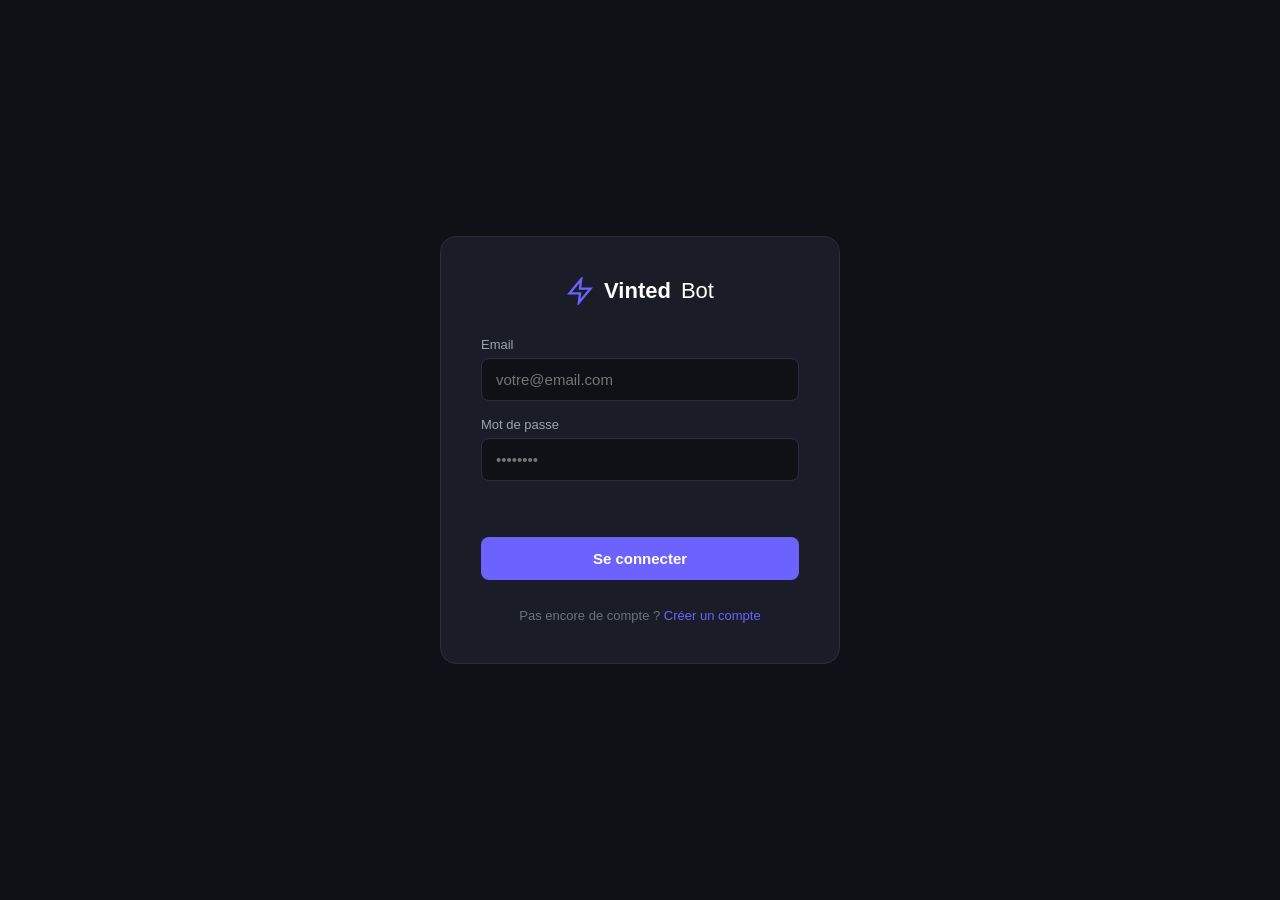
<file: frontend/login.html>
<!DOCTYPE html>
<html lang="fr">
<head>
  <meta charset="UTF-8"/>
  <meta name="viewport" content="width=device-width, initial-scale=1.0"/>
  <title>Connexion — Flashcop</title>
  <style>
    *{box-sizing:border-box;margin:0;padding:0}
    body{background:#0f1117;min-height:100vh;display:flex;align-items:center;justify-content:center;font-family:-apple-system,BlinkMacSystemFont,'Segoe UI',sans-serif}
    .box{background:#1a1d27;border:1px solid #2a2d3e;border-radius:16px;padding:40px;width:100%;max-width:400px}
    .logo{display:flex;align-items:center;gap:10px;justify-content:center;margin-bottom:32px;color:#fff;font-size:22px;font-weight:700}
    .logo svg{color:#6c63ff}
    label{display:block;color:#9ca3af;font-size:13px;margin-bottom:6px;margin-top:16px}
    input{width:100%;padding:12px 14px;background:#0f1117;border:1px solid #2a2d3e;border-radius:8px;color:#fff;font-size:15px;outline:none}
    input:focus{border-color:#6c63ff}
    button{width:100%;margin-top:24px;padding:13px;background:#6c63ff;color:#fff;border:none;border-radius:8px;font-size:15px;font-weight:600;cursor:pointer}
    button:hover{background:#5a52e0}
    .error{color:#f87171;font-size:13px;margin-top:12px;text-align:center;min-height:20px}
    .footer{text-align:center;margin-top:20px;color:#6b7280;font-size:13px}
    .footer a{color:#6c63ff;text-decoration:none}
  </style>
</head>
<body>
<div class="box">
  <div class="logo">
    <svg viewBox="0 0 24 24" fill="none" stroke="currentColor" stroke-width="2" width="28" height="28">
      <path d="M13 2L3 14h9l-1 8 10-12h-9l1-8z"/>
    </svg>
    Vinted<span style="font-weight:400">Bot</span>
  </div>

  <label>Email</label>
  <input type="email" id="email" placeholder="votre@email.com" autocomplete="email"/>

  <label>Mot de passe</label>
  <input type="password" id="password" placeholder="••••••••" autocomplete="current-password"/>

  <div class="error" id="err"></div>
  <button id="btn" onclick="login()">Se connecter</button>

  <div class="footer" style="margin-top:28px">
    Pas encore de compte ? <a href="/login.html#register" onclick="showRegister()">Créer un compte</a>
  </div>

  <!-- Register section (hidden by default) -->
  <div id="register-section" style="display:none;margin-top:24px;border-top:1px solid #2a2d3e;padding-top:24px">
    <label>Email</label>
    <input type="email" id="reg-email" placeholder="votre@email.com"/>
    <label>Mot de passe (min. 6 caractères)</label>
    <input type="password" id="reg-password" placeholder="••••••••"/>
    <div class="error" id="reg-err"></div>
    <button onclick="register()" style="background:#10b981">Créer mon compte</button>
    <div class="footer"><a href="#" onclick="hideRegister()">← Retour connexion</a></div>
  </div>
</div>

<script>
function showRegister(){
  document.getElementById('register-section').style.display='block';
  document.getElementById('btn').style.display='none';
  document.querySelector('.footer').style.display='none';
  return false;
}
function hideRegister(){
  document.getElementById('register-section').style.display='none';
  document.getElementById('btn').style.display='block';
  document.querySelector('.footer').style.display='block';
  return false;
}
async function login(){
  const email=document.getElementById('email').value.trim();
  const password=document.getElementById('password').value;
  const errEl=document.getElementById('err');
  const btn=document.getElementById('btn');
  errEl.textContent='';
  btn.textContent='Connexion…';
  btn.disabled=true;
  try{
    const r=await fetch('/api/auth/login',{
      method:'POST',
      headers:{'Content-Type':'application/json'},
      body:JSON.stringify({email,password})
    });
    const text=await r.text();
    let data;
    try{data=JSON.parse(text);}catch{data={detail:text};}
    if(!r.ok){errEl.textContent=data.detail||'Erreur connexion';return;}
    localStorage.setItem('vbot_token',data.token);
    localStorage.setItem('vbot_user',JSON.stringify(data.user));
    window.location.href='/app';
  }catch(e){
    errEl.textContent='Impossible de joindre le serveur : '+e.message;
  }finally{
    btn.textContent='Se connecter';
    btn.disabled=false;
  }
}
async function register(){
  const email=document.getElementById('reg-email').value.trim();
  const password=document.getElementById('reg-password').value;
  const errEl=document.getElementById('reg-err');
  errEl.textContent='';
  try{
    const r=await fetch('/api/auth/register',{
      method:'POST',
      headers:{'Content-Type':'application/json'},
      body:JSON.stringify({email,password})
    });
    const text=await r.text();
    let data;
    try{data=JSON.parse(text);}catch{data={detail:text};}
    if(!r.ok){errEl.textContent=data.detail||'Erreur inscription';return;}
    localStorage.setItem('vbot_token',data.token);
    localStorage.setItem('vbot_user',JSON.stringify(data.user));
    window.location.href='/app';
  }catch(e){
    errEl.textContent='Erreur : '+e.message;
  }
}
document.addEventListener('keydown',function(e){
  if(e.key==='Enter') document.getElementById('btn').click();
});
</script>
</body>
</html>
</file>
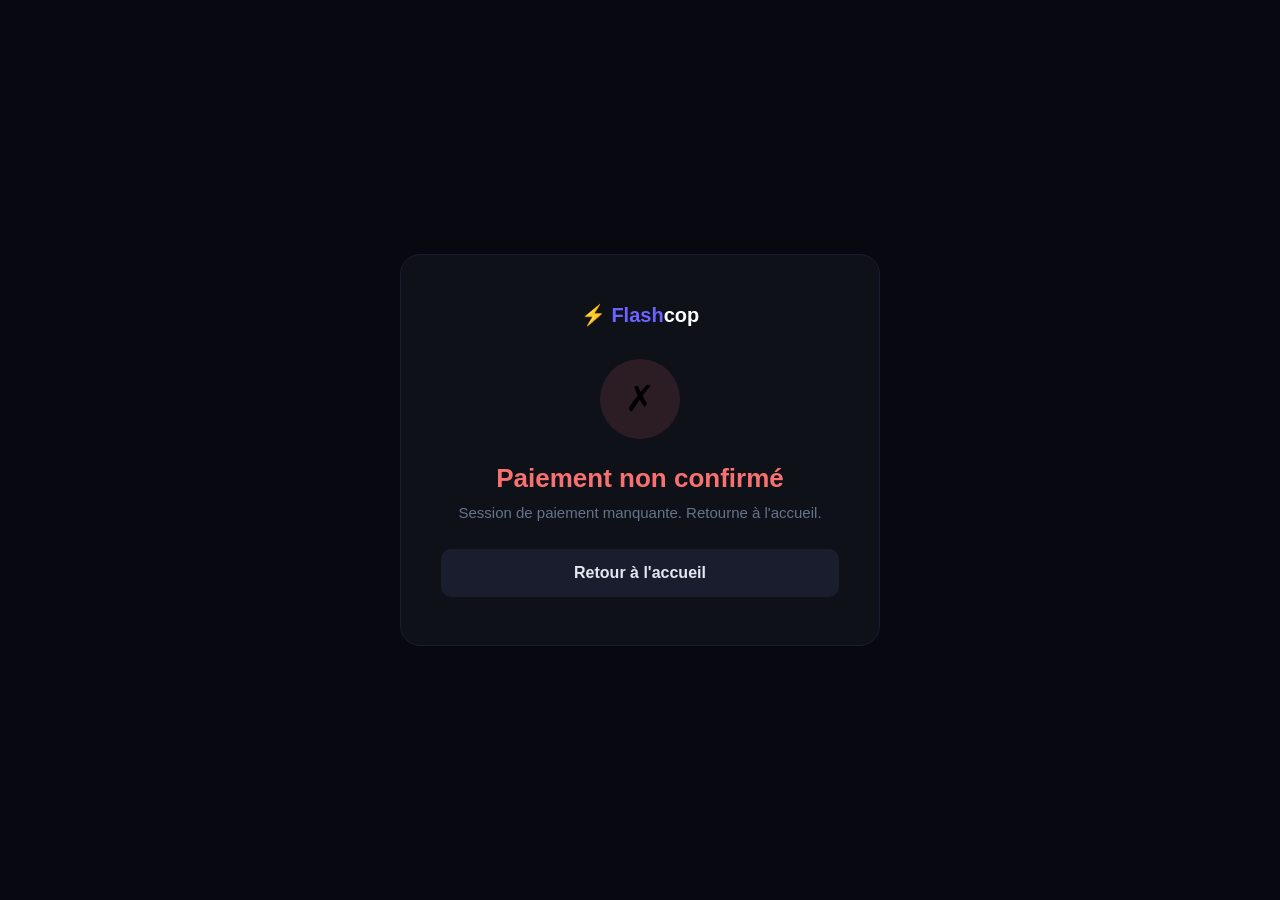
<file: frontend/paiement-succes.html>
<!DOCTYPE html>
<html lang="fr">
<head>
  <meta charset="UTF-8"/>
  <meta name="viewport" content="width=device-width, initial-scale=1.0"/>
  <title>Paiement réussi — Flashcop</title>
  <style>
    *{box-sizing:border-box;margin:0;padding:0}
    body{background:#080910;min-height:100vh;display:flex;align-items:center;justify-content:center;font-family:-apple-system,BlinkMacSystemFont,'Segoe UI',sans-serif;padding:20px}
    .box{background:#0f1119;border:1px solid #1a1d2e;border-radius:20px;padding:48px 40px;max-width:480px;width:100%;text-align:center}
    .logo{font-size:20px;font-weight:900;color:#fff;margin-bottom:32px}
    .logo span{color:#6c63ff}
    .icon{width:80px;height:80px;border-radius:50%;display:flex;align-items:center;justify-content:center;font-size:36px;margin:0 auto 24px}
    .icon.success{background:rgba(16,185,129,.15)}
    .icon.loading{background:rgba(108,99,255,.12);font-size:24px}
    h1{font-size:26px;font-weight:800;color:#e2e8f0;margin-bottom:10px}
    .sub{color:#64748b;font-size:15px;margin-bottom:28px}

    /* progress steps */
    .steps{display:flex;flex-direction:column;gap:10px;text-align:left;margin-bottom:28px}
    .step-item{display:flex;align-items:center;gap:12px;padding:12px 16px;background:#080910;border:1px solid #1a1d2e;border-radius:10px;font-size:14px;color:#64748b;transition:.3s}
    .step-item.done{border-color:rgba(16,185,129,.3);color:#e2e8f0}
    .step-item.active{border-color:rgba(108,99,255,.3);color:#e2e8f0;background:rgba(108,99,255,.05)}
    .step-item.error{border-color:rgba(248,113,113,.3);color:#f87171}
    .step-dot{width:24px;height:24px;border-radius:50%;flex-shrink:0;display:flex;align-items:center;justify-content:center;font-size:13px;font-weight:700;background:#1a1d2e;color:#64748b;transition:.3s}
    .step-item.done .step-dot{background:rgba(16,185,129,.2);color:#10b981}
    .step-item.active .step-dot{background:rgba(108,99,255,.2);color:#6c63ff;animation:spin 1s linear infinite}
    .step-item.error .step-dot{background:rgba(248,113,113,.15);color:#f87171}
    @keyframes spin{from{transform:rotate(0deg)}to{transform:rotate(360deg)}}

    .btn-go{display:block;background:#6c63ff;color:#fff;padding:15px 28px;border-radius:10px;font-size:16px;font-weight:800;text-decoration:none;transition:.15s;margin:0 auto;border:none;cursor:pointer;width:100%}
    .btn-go:hover{background:#5750e3;transform:translateY(-1px)}

    /* Fallback: credentials form */
    .credentials-form{display:none;text-align:left;margin-bottom:24px}
    .credentials-form label{display:block;color:#9ca3af;font-size:13px;margin-bottom:5px;margin-top:14px}
    .credentials-form input{width:100%;padding:11px 14px;background:#080910;border:1px solid #1a1d2e;border-radius:8px;color:#e2e8f0;font-size:14px;outline:none;transition:.15s}
    .credentials-form input:focus{border-color:#6c63ff}
    .error-msg{color:#f87171;font-size:13px;margin-top:10px;min-height:18px;text-align:center}

    .loading-spinner{width:32px;height:32px;border:3px solid #1a1d2e;border-top-color:#6c63ff;border-radius:50%;animation:spin 0.8s linear infinite;margin:0 auto}
  </style>
</head>
<body>
<div class="box">
  <div class="logo">⚡ <span>Flash</span>cop</div>

  <!-- Loading state -->
  <div id="state-loading">
    <div class="loading-spinner" style="margin-bottom:24px"></div>
    <p style="color:#64748b;font-size:14px" id="loading-msg">Vérification du paiement…</p>
  </div>

  <!-- Auto-signup progress -->
  <div id="state-progress" style="display:none">
    <div class="icon loading">⚡</div>
    <h1>Paiement confirmé !</h1>
    <p class="sub">Création de ton compte en cours…</p>
    <div class="steps">
      <div class="step-item done" id="s1"><div class="step-dot">✓</div><span>Paiement vérifié</span></div>
      <div class="step-item active" id="s2"><div class="step-dot">↻</div><span>Création du compte…</span></div>
      <div class="step-item" id="s3"><div class="step-dot">3</div><span>Connexion automatique</span></div>
    </div>
  </div>

  <!-- Success + redirect -->
  <div id="state-success" style="display:none">
    <div class="icon success">✓</div>
    <h1>Tout est prêt !</h1>
    <p class="sub">Ton compte a été créé et tu es connecté. Redirection…</p>
    <a href="/app" class="btn-go">Accéder au tableau de bord →</a>
  </div>

  <!-- Fallback: credentials needed -->
  <div id="state-fallback" style="display:none">
    <div class="icon success">✓</div>
    <h1>Paiement confirmé !</h1>
    <p class="sub">Entre tes informations pour finaliser la création de ton compte.</p>
    <div class="credentials-form" id="cred-form" style="display:block">
      <label>Email</label>
      <input type="email" id="fb-email" placeholder="votre@email.com"/>
      <label>Mot de passe (min. 6 caractères)</label>
      <input type="password" id="fb-password" placeholder="••••••••"/>
      <label>Confirmer le mot de passe</label>
      <input type="password" id="fb-password2" placeholder="••••••••"/>
    </div>
    <div class="error-msg" id="fb-err"></div>
    <button class="btn-go" id="fb-btn" onclick="fallbackSignup()" style="margin-top:16px">Créer mon compte</button>
  </div>

  <!-- Error -->
  <div id="state-error" style="display:none">
    <div class="icon" style="background:rgba(248,113,113,.12)">✗</div>
    <h1 style="color:#f87171">Paiement non confirmé</h1>
    <p class="sub" id="error-msg">Une erreur est survenue. Contacte le support si le problème persiste.</p>
    <a href="/" class="btn-go" style="background:#1a1d2e;color:#e2e8f0;margin-top:8px">Retour à l'accueil</a>
  </div>
</div>

<script>
function show(stateId) {
  ['loading','progress','success','fallback','error'].forEach(s => {
    document.getElementById('state-' + s).style.display = s === stateId ? 'block' : 'none';
  });
}

function stepDone(id) {
  const el = document.getElementById(id);
  el.className = 'step-item done';
  el.querySelector('.step-dot').textContent = '✓';
}
function stepActive(id, label) {
  const el = document.getElementById(id);
  el.className = 'step-item active';
  el.querySelector('.step-dot').textContent = '↻';
  if (label) el.querySelector('span').textContent = label;
}

async function init() {
  const params = new URLSearchParams(window.location.search);
  const sessionId = params.get('session_id');
  const plan = params.get('plan') || 'starter';

  if (!sessionId) {
    show('error');
    document.getElementById('error-msg').textContent = 'Session de paiement manquante. Retourne à l\'accueil.';
    return;
  }

  // Try to get stored signup credentials
  let signup = null;
  try {
    const stored = sessionStorage.getItem('fc_signup');
    if (stored) signup = JSON.parse(stored);
  } catch {}

  if (signup && signup.email && signup.password) {
    // We have credentials — do the full auto-signup
    show('progress');
    await autoSignup(sessionId, signup.email, signup.password, plan);
  } else {
    // No credentials in sessionStorage (different tab / browser crash)
    // Verify payment, then show fallback form
    document.getElementById('loading-msg').textContent = 'Vérification du paiement…';
    const paid = await verifyPayment(sessionId, plan);
    if (paid) {
      // Store session_id for fallback form
      sessionStorage.setItem('fc_session_id', sessionId);
      sessionStorage.setItem('fc_plan', plan);
      show('fallback');
    } else {
      show('error');
    }
  }
}

async function verifyPayment(sessionId, plan) {
  try {
    const r = await fetch(`/api/payment/session/${sessionId}?plan=${plan}`);
    return r.ok;
  } catch {
    return false;
  }
}

async function autoSignup(sessionId, email, password, plan) {
  try {
    const r = await fetch('/api/payment/complete-signup', {
      method: 'POST',
      headers: { 'Content-Type': 'application/json' },
      body: JSON.stringify({ session_id: sessionId, email, password, plan }),
    });
    const data = await r.json();

    if (!r.ok) {
      // Account might already exist — try login
      if (r.status === 400 && (data.detail || '').includes('déjà utilisé')) {
        stepDone('s2');
        stepActive('s3', 'Connexion en cours…');
        const lr = await fetch('/api/auth/login', {
          method: 'POST',
          headers: { 'Content-Type': 'application/json' },
          body: JSON.stringify({ email, password }),
        });
        const ld = await lr.json();
        if (lr.ok) {
          finishLogin(ld);
          return;
        }
      }
      show('error');
      document.getElementById('error-msg').textContent = data.detail || 'Erreur lors de la création du compte.';
      return;
    }

    stepDone('s2');
    stepActive('s3', 'Connexion automatique…');
    await new Promise(r => setTimeout(r, 600));
    finishLogin(data);
  } catch(e) {
    show('error');
    document.getElementById('error-msg').textContent = 'Erreur serveur : ' + e.message;
  }
}

function finishLogin(data) {
  sessionStorage.removeItem('fc_signup');
  sessionStorage.removeItem('fc_session_id');
  sessionStorage.removeItem('fc_plan');
  localStorage.setItem('vbot_token', data.token);
  localStorage.setItem('vbot_user', JSON.stringify(data.user));
  stepDone('s3');
  show('success');
  setTimeout(() => { window.location.href = '/app'; }, 1500);
}

async function fallbackSignup() {
  const email = document.getElementById('fb-email').value.trim();
  const pw = document.getElementById('fb-password').value;
  const pw2 = document.getElementById('fb-password2').value;
  const errEl = document.getElementById('fb-err');
  const btn = document.getElementById('fb-btn');
  errEl.textContent = '';

  if (!email) { errEl.textContent = 'Entre ton email.'; return; }
  if (pw.length < 6) { errEl.textContent = 'Mot de passe trop court (min 6 caractères).'; return; }
  if (pw !== pw2) { errEl.textContent = 'Les mots de passe ne correspondent pas.'; return; }

  btn.disabled = true;
  btn.textContent = 'Création en cours…';

  const sessionId = sessionStorage.getItem('fc_session_id') || new URLSearchParams(window.location.search).get('session_id');
  const plan = sessionStorage.getItem('fc_plan') || new URLSearchParams(window.location.search).get('plan') || 'starter';

  // Show progress
  show('progress');
  await autoSignup(sessionId, email, pw, plan);
}

document.addEventListener('keydown', e => {
  if (e.key === 'Enter' && document.getElementById('state-fallback').style.display !== 'none') {
    fallbackSignup();
  }
});

init();
</script>
</body>
</html>
</file>
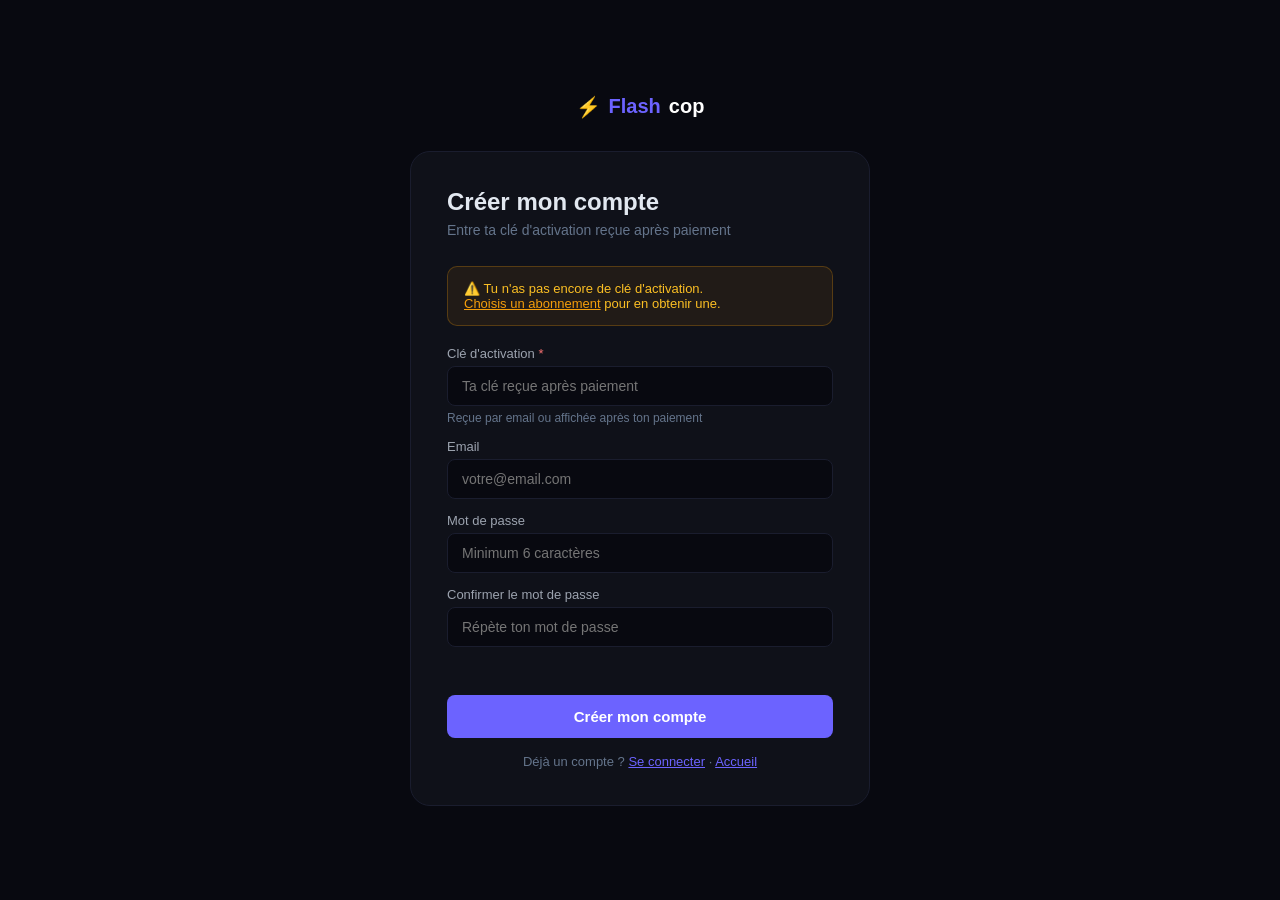
<file: frontend/register.html>
<!DOCTYPE html>
<html lang="fr">
<head>
  <meta charset="UTF-8"/>
  <meta name="viewport" content="width=device-width, initial-scale=1.0"/>
  <title>Créer un compte — Flashcop</title>
  <style>
    *{box-sizing:border-box;margin:0;padding:0}
    body{background:#080910;min-height:100vh;display:flex;align-items:center;justify-content:center;font-family:-apple-system,BlinkMacSystemFont,'Segoe UI',sans-serif;padding:20px}
    .container{width:100%;max-width:460px}
    .logo{display:flex;align-items:center;gap:8px;font-size:20px;font-weight:900;color:#fff;justify-content:center;margin-bottom:32px}
    .logo span{color:#6c63ff}
    .box{background:#0f1119;border:1px solid #1a1d2e;border-radius:20px;padding:36px}
    h1{font-size:24px;font-weight:800;color:#e2e8f0;margin-bottom:6px}
    .sub{color:#64748b;font-size:14px;margin-bottom:28px}
    .plan-banner{border-radius:10px;padding:12px 16px;font-size:14px;font-weight:600;margin-bottom:22px;display:none}
    label{display:block;color:#9ca3af;font-size:13px;margin-bottom:5px;margin-top:14px}
    input{width:100%;padding:11px 14px;background:#080910;border:1px solid #1a1d2e;border-radius:8px;color:#e2e8f0;font-size:14px;outline:none;transition:.15s}
    input:focus{border-color:#6c63ff}
    .key-note{font-size:12px;color:#64748b;margin-top:5px}
    .error{color:#f87171;font-size:13px;margin-top:10px;text-align:center;min-height:18px}
    button{width:100%;margin-top:20px;padding:13px;background:#6c63ff;color:#fff;border:none;border-radius:8px;font-size:15px;font-weight:700;cursor:pointer;transition:.15s}
    button:hover{background:#5750e3}
    button:disabled{opacity:.5;cursor:not-allowed}
    .footer-link{text-align:center;margin-top:16px;font-size:13px;color:#64748b}
    .footer-link a{color:#6c63ff}
    .no-key-msg{background:rgba(245,158,11,.08);border:1px solid rgba(245,158,11,.25);border-radius:10px;padding:14px 16px;font-size:13px;color:#fbbf24;margin-bottom:20px;display:none}
  </style>
</head>
<body>
<div class="container">
  <div class="logo">⚡ <span>Flash</span>cop</div>
  <div class="box">
    <h1>Créer mon compte</h1>
    <p class="sub">Entre ta clé d'activation reçue après paiement</p>

    <div class="no-key-msg" id="no-key-msg">
      ⚠️ Tu n'as pas encore de clé d'activation.<br>
      <a href="/#tarifs" style="color:#f59e0b">Choisis un abonnement</a> pour en obtenir une.
    </div>

    <div class="plan-banner" id="plan-banner"></div>

    <label>Clé d'activation <span style="color:#f87171">*</span></label>
    <input type="text" id="license-key" placeholder="Ta clé reçue après paiement" autocomplete="off"/>
    <div class="key-note">Reçue par email ou affichée après ton paiement</div>

    <label>Email</label>
    <input type="email" id="email" placeholder="votre@email.com" autocomplete="email"/>

    <label>Mot de passe</label>
    <input type="password" id="password" placeholder="Minimum 6 caractères" autocomplete="new-password"/>

    <label>Confirmer le mot de passe</label>
    <input type="password" id="password2" placeholder="Répète ton mot de passe"/>

    <div class="error" id="err"></div>
    <button id="btn" onclick="register()">Créer mon compte</button>
    <div class="footer-link">Déjà un compte ? <a href="/login.html">Se connecter</a> · <a href="/">Accueil</a></div>
  </div>
</div>

<script>
const params = new URLSearchParams(window.location.search);
const urlKey = params.get('key');
const urlPlan = params.get('plan');
const planColors = { starter: '#38bdf8', pro: '#6c63ff', premium: '#f59e0b' };
const planNames = { starter: 'Starter — 10€/mois', pro: 'Pro — 30€/mois', premium: 'Premium — 80€/mois' };

if (urlKey) {
  document.getElementById('license-key').value = urlKey;
}
if (urlPlan && planNames[urlPlan]) {
  const b = document.getElementById('plan-banner');
  b.style.display = 'block';
  b.style.background = `rgba(${urlPlan==='starter'?'56,189,248':urlPlan==='pro'?'108,99,255':'245,158,11'},.1)`;
  b.style.border = `1px solid rgba(${urlPlan==='starter'?'56,189,248':urlPlan==='pro'?'108,99,255':'245,158,11'},.25)`;
  b.style.color = planColors[urlPlan];
  b.textContent = '✓ Plan sélectionné : ' + planNames[urlPlan];
}
if (!urlKey && !urlPlan) {
  document.getElementById('no-key-msg').style.display = 'block';
}

async function register() {
  const key = document.getElementById('license-key').value.trim();
  const email = document.getElementById('email').value.trim();
  const pw = document.getElementById('password').value;
  const pw2 = document.getElementById('password2').value;
  const errEl = document.getElementById('err');
  const btn = document.getElementById('btn');
  errEl.textContent = '';

  if (!key) { errEl.textContent = 'Entre ta clé d\'activation.'; return; }
  if (!email) { errEl.textContent = 'Entre ton email.'; return; }
  if (pw.length < 6) { errEl.textContent = 'Mot de passe trop court (min 6 caractères).'; return; }
  if (pw !== pw2) { errEl.textContent = 'Les mots de passe ne correspondent pas.'; return; }

  btn.disabled = true;
  btn.textContent = 'Création en cours…';
  try {
    const r = await fetch('/api/auth/register', {
      method: 'POST',
      headers: { 'Content-Type': 'application/json' },
      body: JSON.stringify({ email, password: pw, license_key: key })
    });
    const text = await r.text();
    let data;
    try { data = JSON.parse(text); } catch { data = { detail: text }; }
    if (!r.ok) { errEl.textContent = data.detail || 'Erreur inscription'; return; }
    localStorage.setItem('vbot_token', data.token);
    localStorage.setItem('vbot_user', JSON.stringify(data.user));
    window.location.href = '/app';
  } catch(e) {
    errEl.textContent = 'Erreur serveur : ' + e.message;
  } finally {
    btn.disabled = false;
    btn.textContent = 'Créer mon compte';
  }
}
document.addEventListener('keydown', e => { if (e.key === 'Enter') register(); });
</script>
</body>
</html>
</file>
